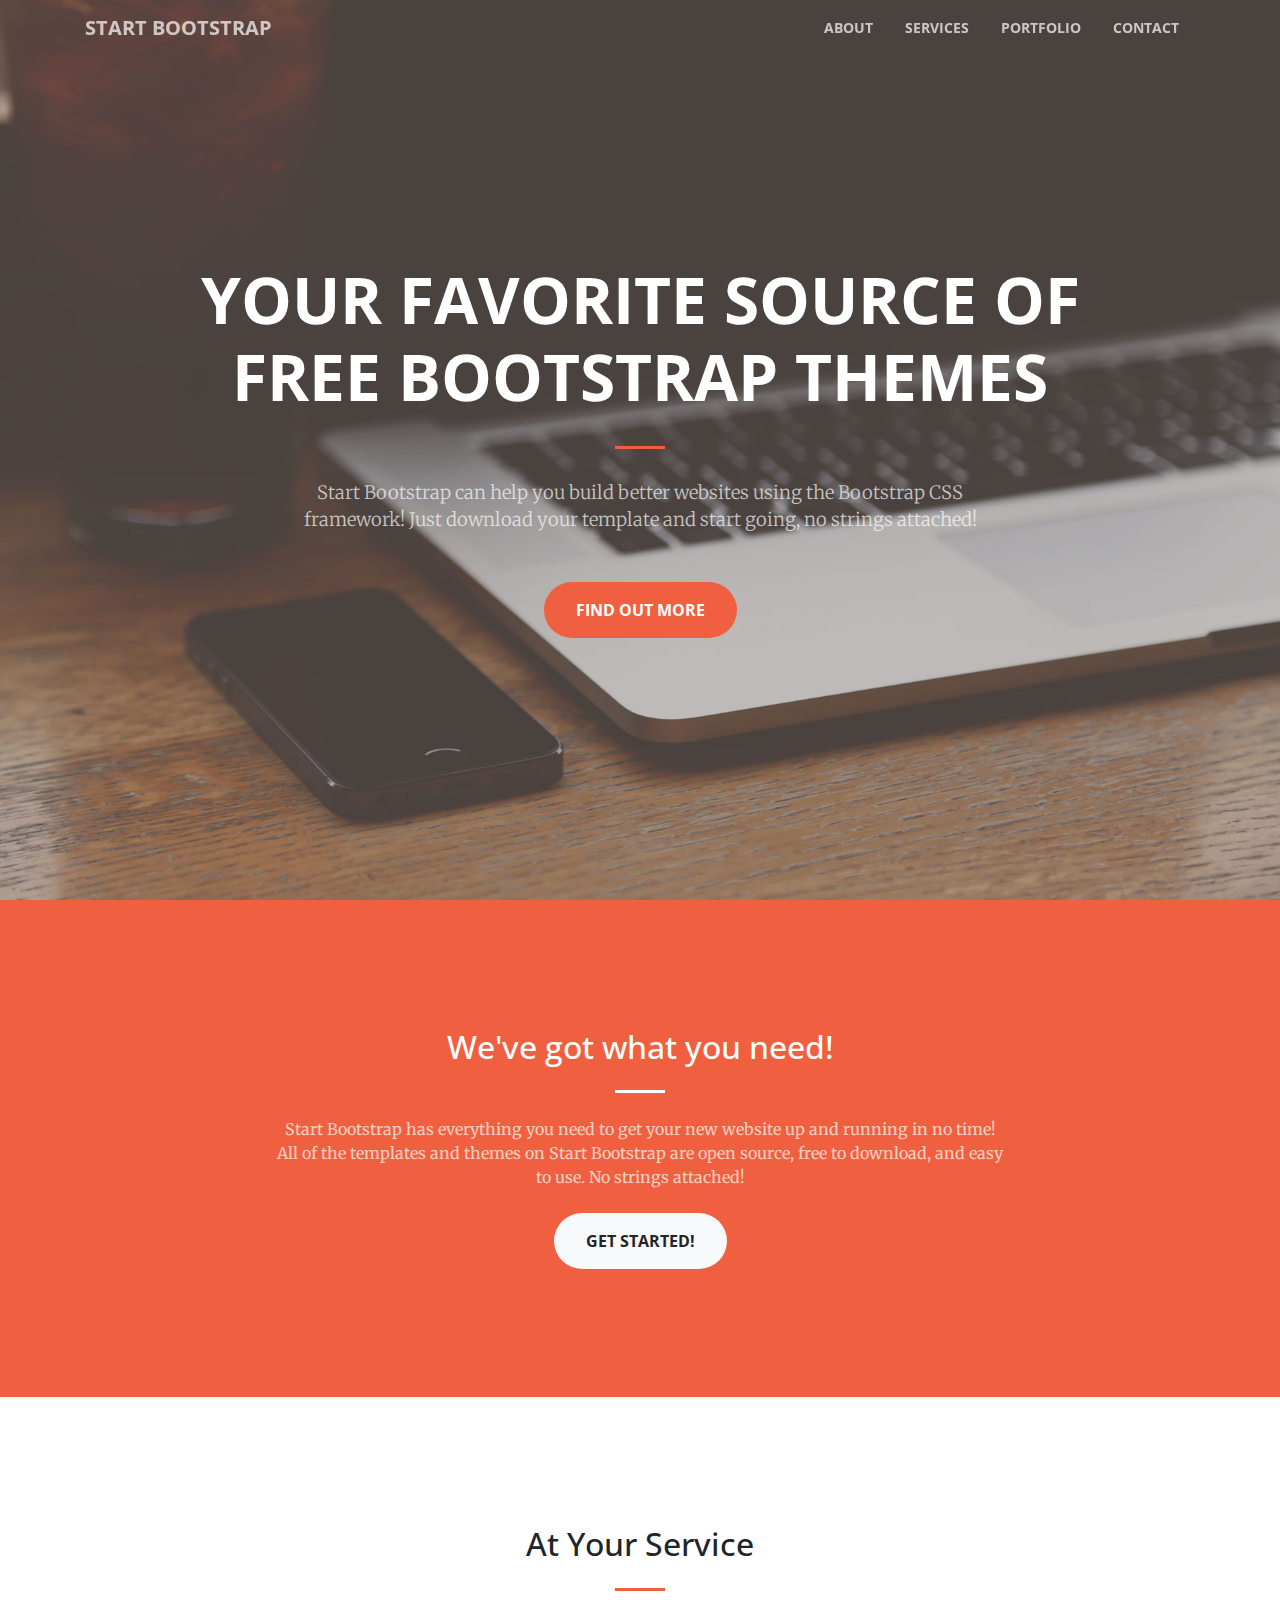
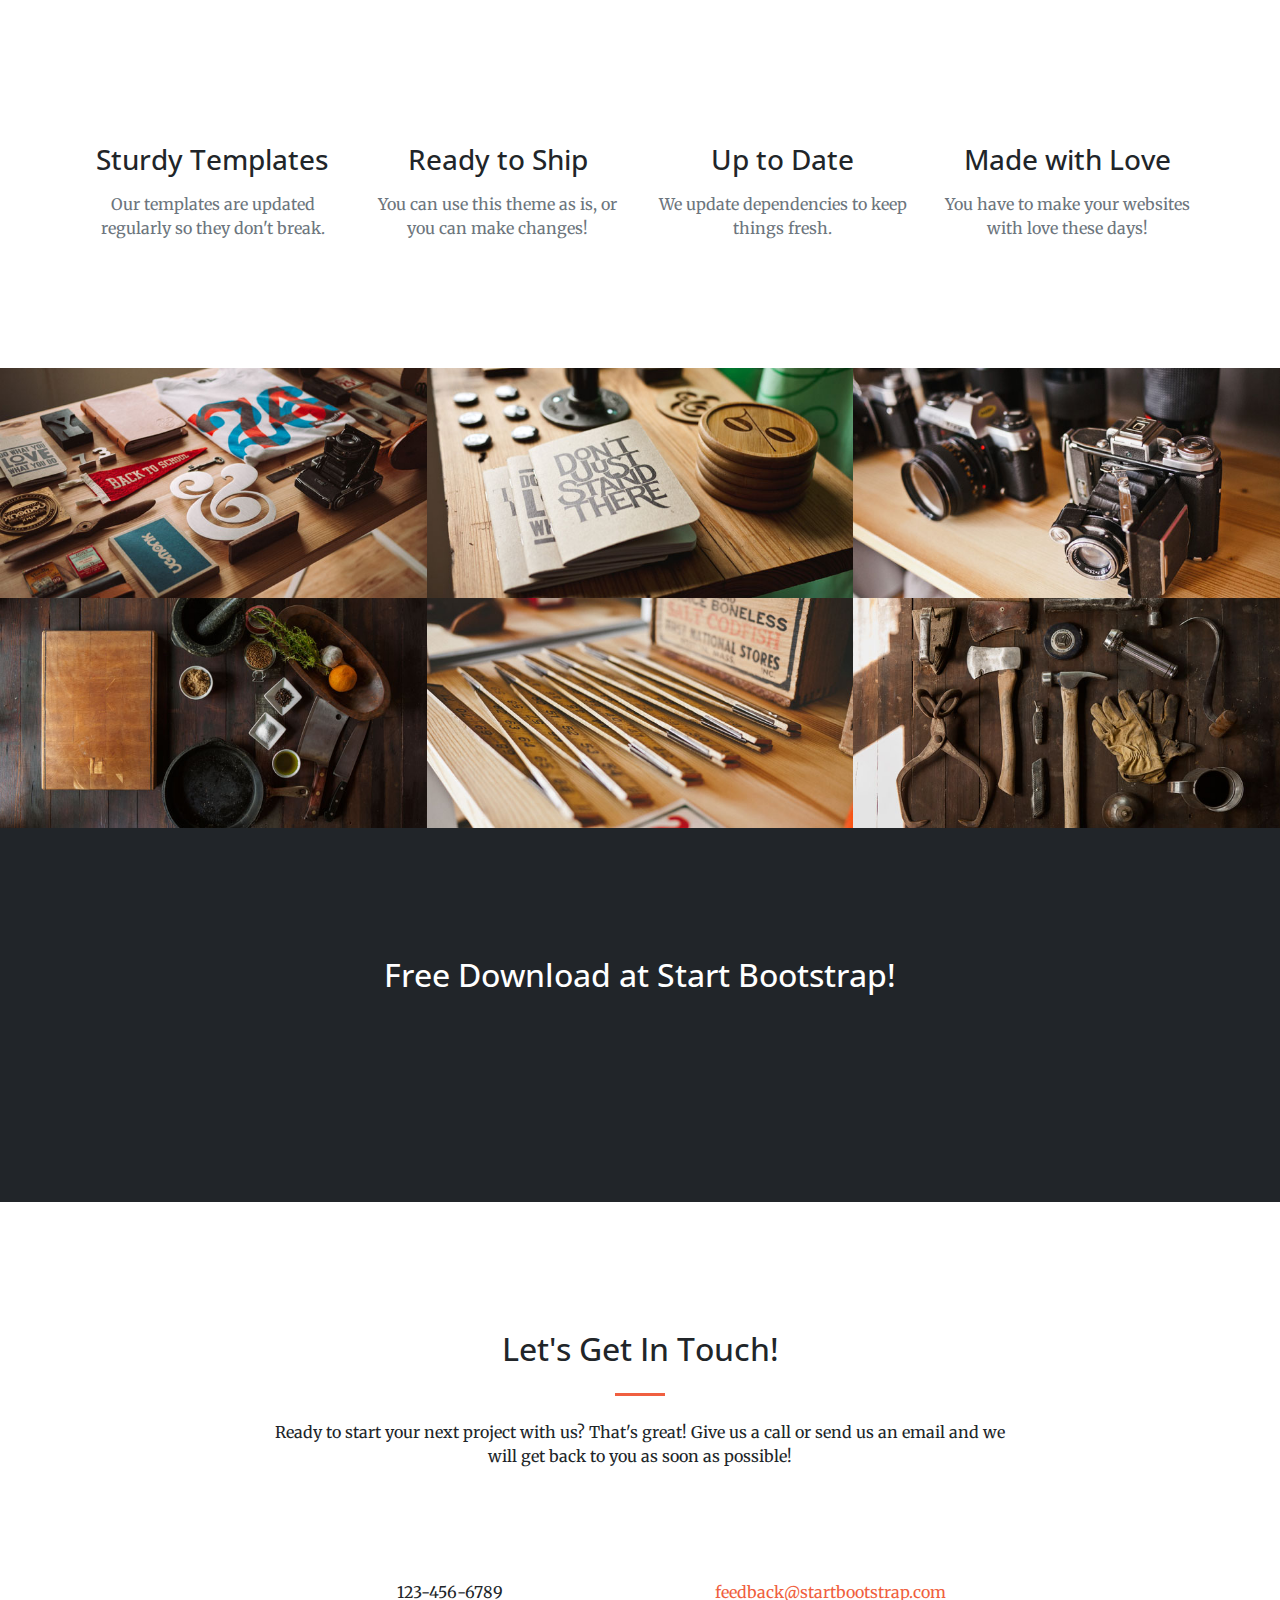
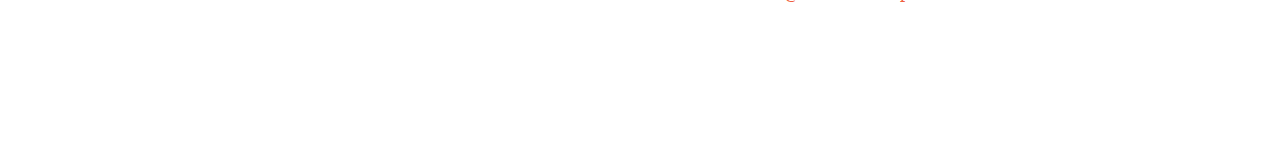
<file: startbootstrap-creative-gh-pages/index.html>
<!DOCTYPE html>
<html lang="en">

  <head>

    <meta charset="utf-8">
    <meta name="viewport" content="width=device-width, initial-scale=1, shrink-to-fit=no">
    <meta name="description" content="">
    <meta name="author" content="">

    <title>Creative - Start Bootstrap Theme</title>

    <!-- Bootstrap core CSS -->
    <link href="vendor/bootstrap/css/bootstrap.min.css" rel="stylesheet">

    <!-- Custom fonts for this template -->
    <link href="vendor/font-awesome/css/font-awesome.min.css" rel="stylesheet" type="text/css">
    <link href='https://fonts.googleapis.com/css?family=Open+Sans:300italic,400italic,600italic,700italic,800italic,400,300,600,700,800' rel='stylesheet' type='text/css'>
    <link href='https://fonts.googleapis.com/css?family=Merriweather:400,300,300italic,400italic,700,700italic,900,900italic' rel='stylesheet' type='text/css'>

    <!-- Plugin CSS -->
    <link href="vendor/magnific-popup/magnific-popup.css" rel="stylesheet">

    <!-- Custom styles for this template -->
    <link href="css/creative.min.css" rel="stylesheet">

  </head>

  <body id="page-top">

    <!-- Navigation -->
    <nav class="navbar navbar-expand-lg navbar-light fixed-top" id="mainNav">
      <div class="container">
        <a class="navbar-brand js-scroll-trigger" href="#page-top">Start Bootstrap</a>
        <button class="navbar-toggler navbar-toggler-right" type="button" data-toggle="collapse" data-target="#navbarResponsive" aria-controls="navbarResponsive" aria-expanded="false" aria-label="Toggle navigation">
          <span class="navbar-toggler-icon"></span>
        </button>
        <div class="collapse navbar-collapse" id="navbarResponsive">
          <ul class="navbar-nav ml-auto">
            <li class="nav-item">
              <a class="nav-link js-scroll-trigger" href="#about">About</a>
            </li>
            <li class="nav-item">
              <a class="nav-link js-scroll-trigger" href="#services">Services</a>
            </li>
            <li class="nav-item">
              <a class="nav-link js-scroll-trigger" href="#portfolio">Portfolio</a>
            </li>
            <li class="nav-item">
              <a class="nav-link js-scroll-trigger" href="#contact">Contact</a>
            </li>
          </ul>
        </div>
      </div>
    </nav>

    <header class="masthead text-center text-white d-flex">
      <div class="container my-auto">
        <div class="row">
          <div class="col-lg-10 mx-auto">
            <h1 class="text-uppercase">
              <strong>Your Favorite Source of Free Bootstrap Themes</strong>
            </h1>
            <hr>
          </div>
          <div class="col-lg-8 mx-auto">
            <p class="text-faded mb-5">Start Bootstrap can help you build better websites using the Bootstrap CSS framework! Just download your template and start going, no strings attached!</p>
            <a class="btn btn-primary btn-xl js-scroll-trigger" href="#about">Find Out More</a>
          </div>
        </div>
      </div>
    </header>

    <section class="bg-primary" id="about">
      <div class="container">
        <div class="row">
          <div class="col-lg-8 mx-auto text-center">
            <h2 class="section-heading text-white">We've got what you need!</h2>
            <hr class="light my-4">
            <p class="text-faded mb-4">Start Bootstrap has everything you need to get your new website up and running in no time! All of the templates and themes on Start Bootstrap are open source, free to download, and easy to use. No strings attached!</p>
            <a class="btn btn-light btn-xl js-scroll-trigger" href="#services">Get Started!</a>
          </div>
        </div>
      </div>
    </section>

    <section id="services">
      <div class="container">
        <div class="row">
          <div class="col-lg-12 text-center">
            <h2 class="section-heading">At Your Service</h2>
            <hr class="my-4">
          </div>
        </div>
      </div>
      <div class="container">
        <div class="row">
          <div class="col-lg-3 col-md-6 text-center">
            <div class="service-box mt-5 mx-auto">
              <i class="fa fa-4x fa-diamond text-primary mb-3 sr-icons"></i>
              <h3 class="mb-3">Sturdy Templates</h3>
              <p class="text-muted mb-0">Our templates are updated regularly so they don't break.</p>
            </div>
          </div>
          <div class="col-lg-3 col-md-6 text-center">
            <div class="service-box mt-5 mx-auto">
              <i class="fa fa-4x fa-paper-plane text-primary mb-3 sr-icons"></i>
              <h3 class="mb-3">Ready to Ship</h3>
              <p class="text-muted mb-0">You can use this theme as is, or you can make changes!</p>
            </div>
          </div>
          <div class="col-lg-3 col-md-6 text-center">
            <div class="service-box mt-5 mx-auto">
              <i class="fa fa-4x fa-newspaper-o text-primary mb-3 sr-icons"></i>
              <h3 class="mb-3">Up to Date</h3>
              <p class="text-muted mb-0">We update dependencies to keep things fresh.</p>
            </div>
          </div>
          <div class="col-lg-3 col-md-6 text-center">
            <div class="service-box mt-5 mx-auto">
              <i class="fa fa-4x fa-heart text-primary mb-3 sr-icons"></i>
              <h3 class="mb-3">Made with Love</h3>
              <p class="text-muted mb-0">You have to make your websites with love these days!</p>
            </div>
          </div>
        </div>
      </div>
    </section>

    <section class="p-0" id="portfolio">
      <div class="container-fluid p-0">
        <div class="row no-gutters popup-gallery">
          <div class="col-lg-4 col-sm-6">
            <a class="portfolio-box" href="img/portfolio/fullsize/1.jpg">
              <img class="img-fluid" src="img/portfolio/thumbnails/1.jpg" alt="">
              <div class="portfolio-box-caption">
                <div class="portfolio-box-caption-content">
                  <div class="project-category text-faded">
                    Category
                  </div>
                  <div class="project-name">
                    Project Name
                  </div>
                </div>
              </div>
            </a>
          </div>
          <div class="col-lg-4 col-sm-6">
            <a class="portfolio-box" href="img/portfolio/fullsize/2.jpg">
              <img class="img-fluid" src="img/portfolio/thumbnails/2.jpg" alt="">
              <div class="portfolio-box-caption">
                <div class="portfolio-box-caption-content">
                  <div class="project-category text-faded">
                    Category
                  </div>
                  <div class="project-name">
                    Project Name
                  </div>
                </div>
              </div>
            </a>
          </div>
          <div class="col-lg-4 col-sm-6">
            <a class="portfolio-box" href="img/portfolio/fullsize/3.jpg">
              <img class="img-fluid" src="img/portfolio/thumbnails/3.jpg" alt="">
              <div class="portfolio-box-caption">
                <div class="portfolio-box-caption-content">
                  <div class="project-category text-faded">
                    Category
                  </div>
                  <div class="project-name">
                    Project Name
                  </div>
                </div>
              </div>
            </a>
          </div>
          <div class="col-lg-4 col-sm-6">
            <a class="portfolio-box" href="img/portfolio/fullsize/4.jpg">
              <img class="img-fluid" src="img/portfolio/thumbnails/4.jpg" alt="">
              <div class="portfolio-box-caption">
                <div class="portfolio-box-caption-content">
                  <div class="project-category text-faded">
                    Category
                  </div>
                  <div class="project-name">
                    Project Name
                  </div>
                </div>
              </div>
            </a>
          </div>
          <div class="col-lg-4 col-sm-6">
            <a class="portfolio-box" href="img/portfolio/fullsize/5.jpg">
              <img class="img-fluid" src="img/portfolio/thumbnails/5.jpg" alt="">
              <div class="portfolio-box-caption">
                <div class="portfolio-box-caption-content">
                  <div class="project-category text-faded">
                    Category
                  </div>
                  <div class="project-name">
                    Project Name
                  </div>
                </div>
              </div>
            </a>
          </div>
          <div class="col-lg-4 col-sm-6">
            <a class="portfolio-box" href="img/portfolio/fullsize/6.jpg">
              <img class="img-fluid" src="img/portfolio/thumbnails/6.jpg" alt="">
              <div class="portfolio-box-caption">
                <div class="portfolio-box-caption-content">
                  <div class="project-category text-faded">
                    Category
                  </div>
                  <div class="project-name">
                    Project Name
                  </div>
                </div>
              </div>
            </a>
          </div>
        </div>
      </div>
    </section>

    <section class="bg-dark text-white">
      <div class="container text-center">
        <h2 class="mb-4">Free Download at Start Bootstrap!</h2>
        <a class="btn btn-light btn-xl sr-button" href="http://startbootstrap.com/template-overviews/creative/">Download Now!</a>
      </div>
    </section>

    <section id="contact">
      <div class="container">
        <div class="row">
          <div class="col-lg-8 mx-auto text-center">
            <h2 class="section-heading">Let's Get In Touch!</h2>
            <hr class="my-4">
            <p class="mb-5">Ready to start your next project with us? That's great! Give us a call or send us an email and we will get back to you as soon as possible!</p>
          </div>
        </div>
        <div class="row">
          <div class="col-lg-4 ml-auto text-center">
            <i class="fa fa-phone fa-3x mb-3 sr-contact"></i>
            <p>123-456-6789</p>
          </div>
          <div class="col-lg-4 mr-auto text-center">
            <i class="fa fa-envelope-o fa-3x mb-3 sr-contact"></i>
            <p>
              <a href="mailto:your-email@your-domain.com">feedback@startbootstrap.com</a>
            </p>
          </div>
        </div>
      </div>
    </section>

    <!-- Bootstrap core JavaScript -->
    <script src="vendor/jquery/jquery.min.js"></script>
    <script src="vendor/bootstrap/js/bootstrap.bundle.min.js"></script>

    <!-- Plugin JavaScript -->
    <script src="vendor/jquery-easing/jquery.easing.min.js"></script>
    <script src="vendor/scrollreveal/scrollreveal.min.js"></script>
    <script src="vendor/magnific-popup/jquery.magnific-popup.min.js"></script>

    <!-- Custom scripts for this template -->
    <script src="js/creative.min.js"></script>

  </body>

</html>
</file>
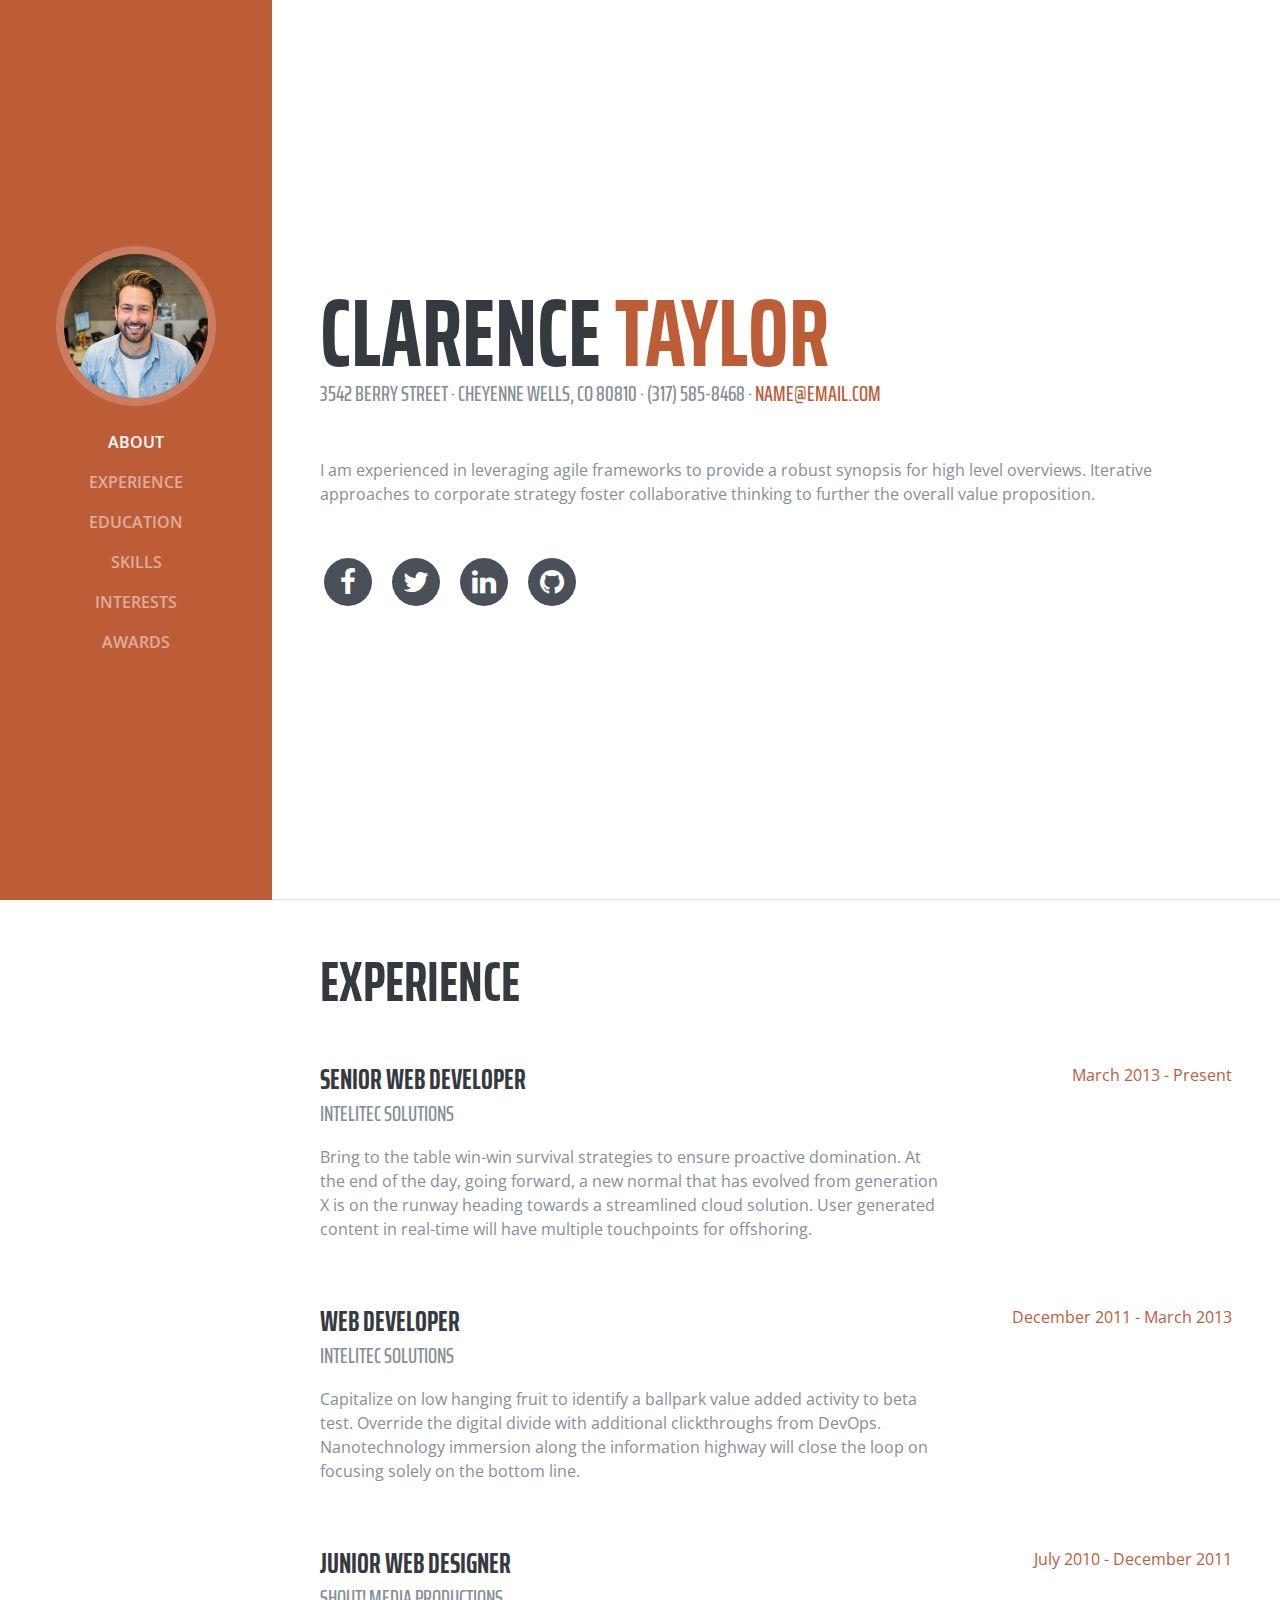
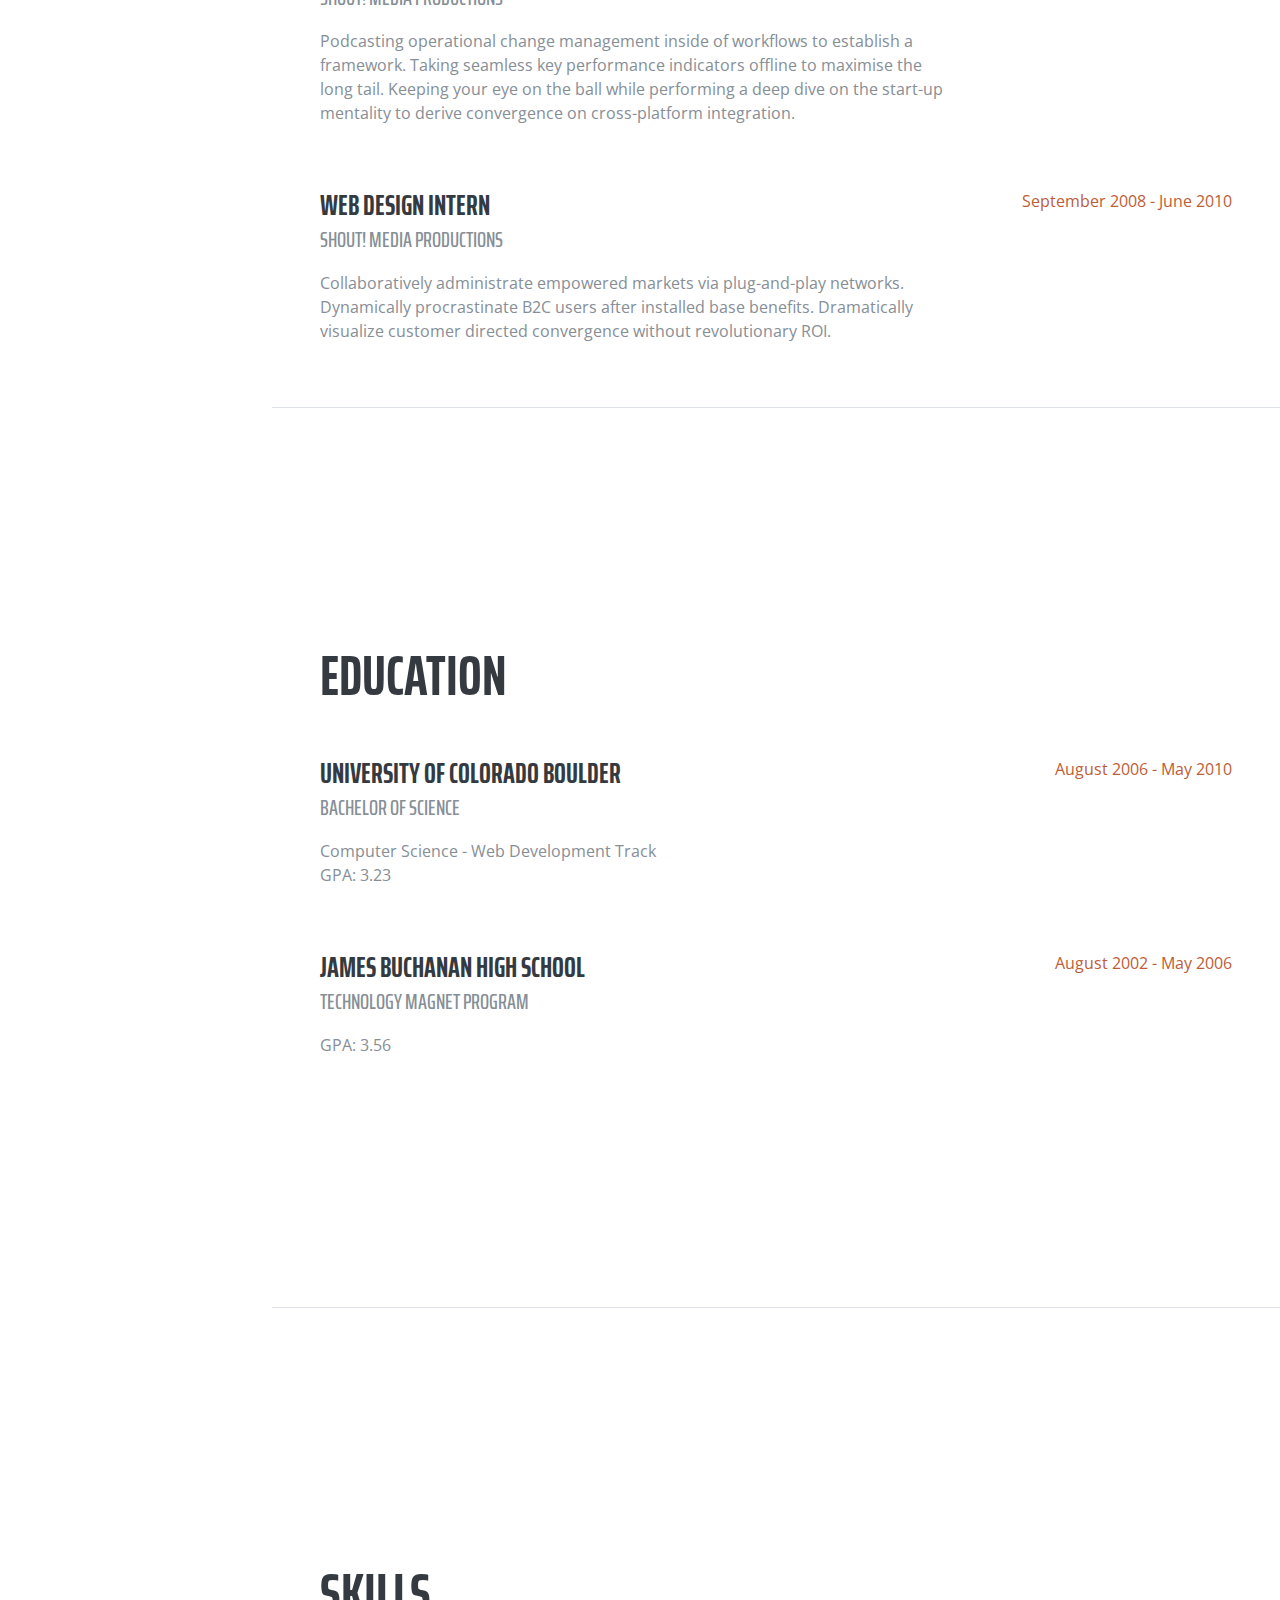
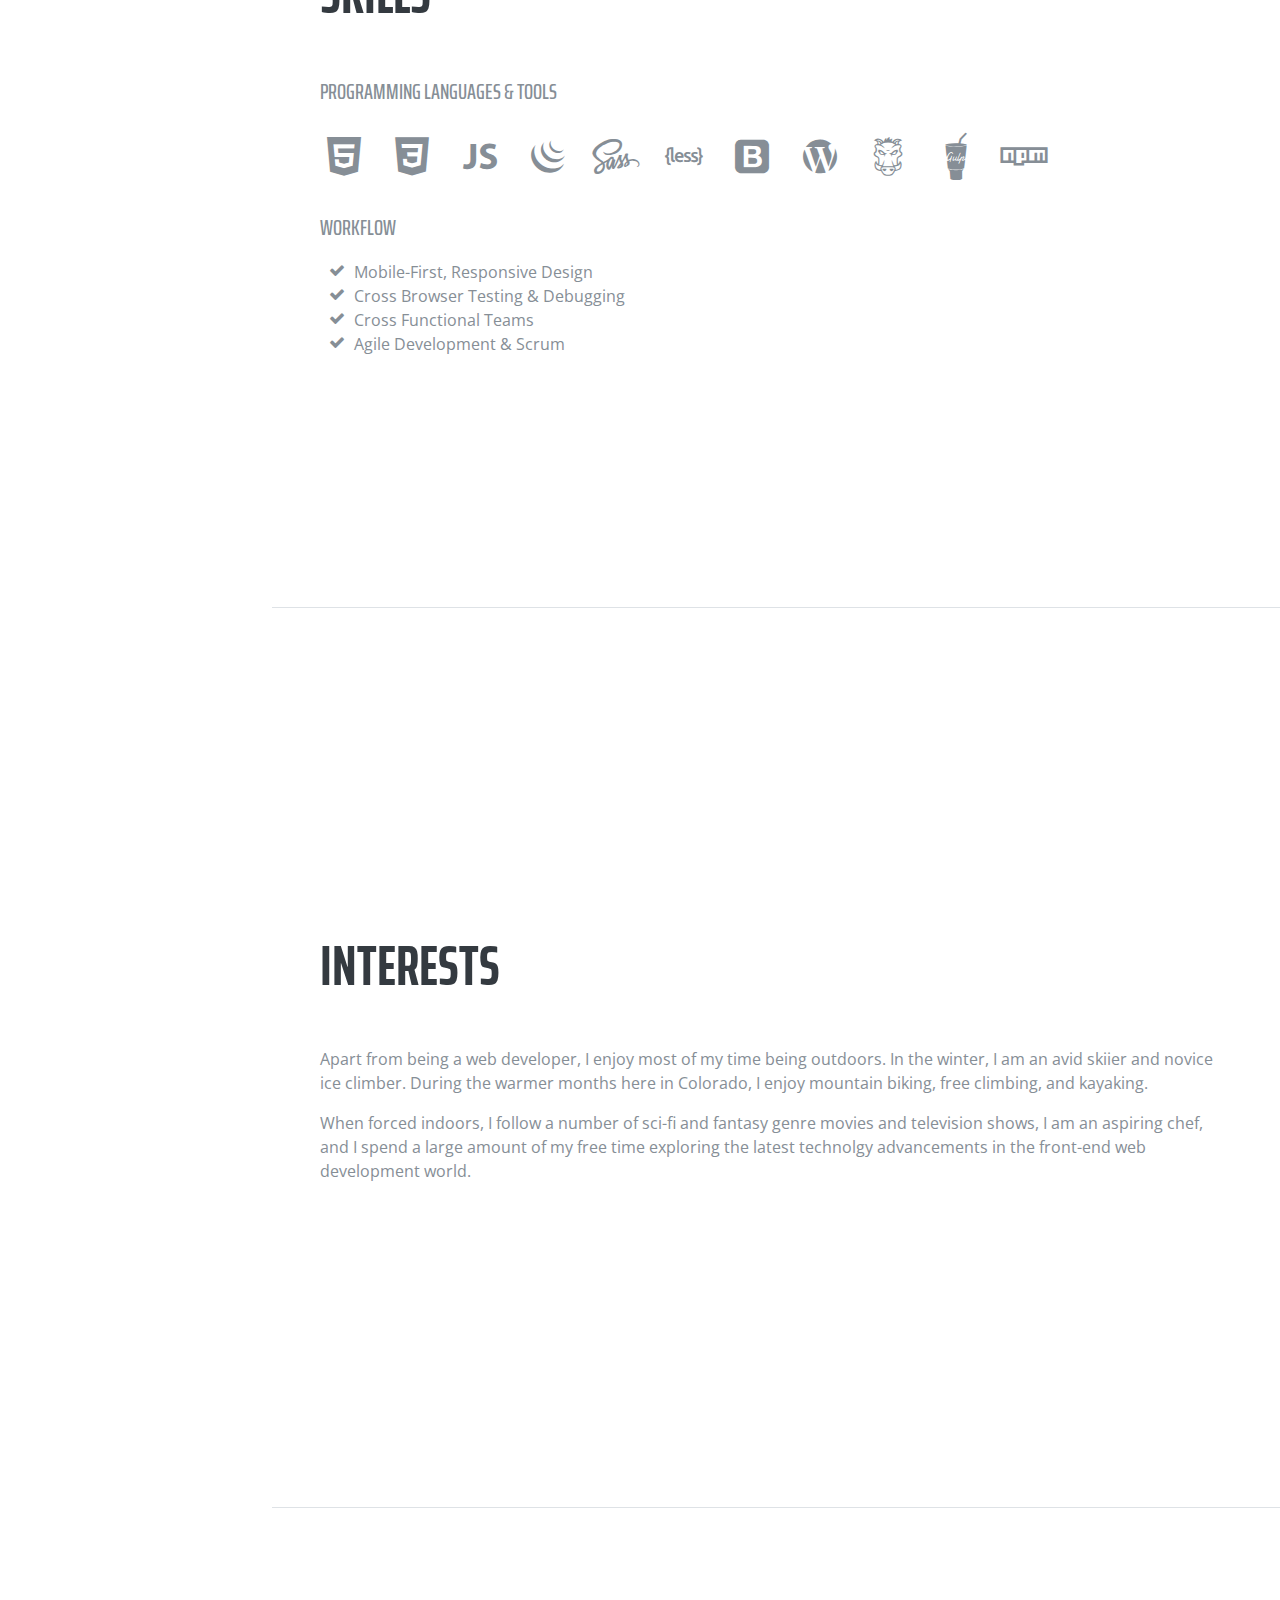
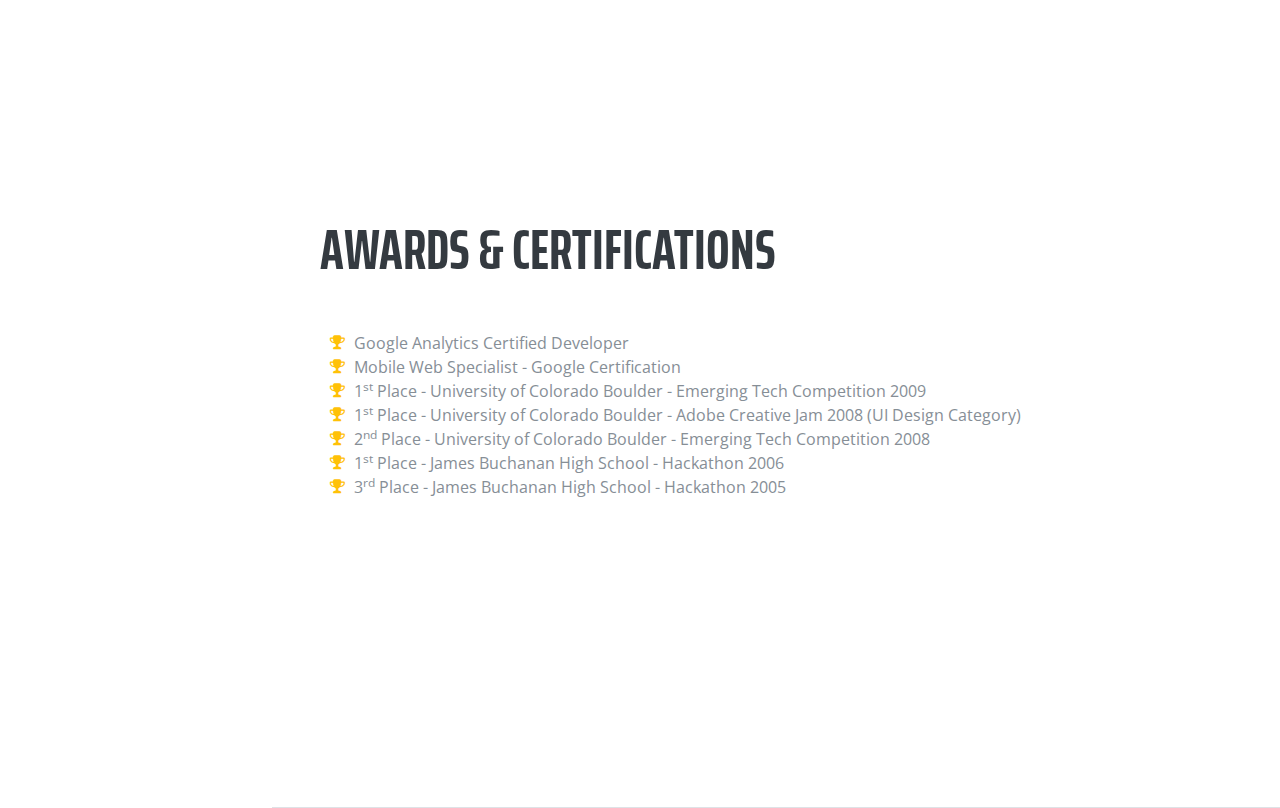
<file: startbootstrap-resume-gh-pages/index.html>
<!DOCTYPE html>
<html lang="en">

  <head>

    <meta charset="utf-8">
    <meta name="viewport" content="width=device-width, initial-scale=1, shrink-to-fit=no">
    <meta name="description" content="">
    <meta name="author" content="">

    <title>Resume - Start Bootstrap Theme</title>

    <!-- Bootstrap core CSS -->
    <link href="vendor/bootstrap/css/bootstrap.min.css" rel="stylesheet">

    <!-- Custom fonts for this template -->
    <link href="https://fonts.googleapis.com/css?family=Saira+Extra+Condensed:100,200,300,400,500,600,700,800,900" rel="stylesheet">
    <link href="https://fonts.googleapis.com/css?family=Open+Sans:300,300i,400,400i,600,600i,700,700i,800,800i" rel="stylesheet">
    <link href="vendor/font-awesome/css/font-awesome.min.css" rel="stylesheet">
    <link href="vendor/devicons/css/devicons.min.css" rel="stylesheet">
    <link href="vendor/simple-line-icons/css/simple-line-icons.css" rel="stylesheet">

    <!-- Custom styles for this template -->
    <link href="css/resume.min.css" rel="stylesheet">

  </head>

  <body id="page-top">

    <nav class="navbar navbar-expand-lg navbar-dark bg-primary fixed-top" id="sideNav">
      <a class="navbar-brand js-scroll-trigger" href="#page-top">
        <span class="d-block d-lg-none">Start Bootstrap</span>
        <span class="d-none d-lg-block">
          <img class="img-fluid img-profile rounded-circle mx-auto mb-2" src="img/profile.jpg" alt="">
        </span>
      </a>
      <button class="navbar-toggler" type="button" data-toggle="collapse" data-target="#navbarSupportedContent" aria-controls="navbarSupportedContent" aria-expanded="false" aria-label="Toggle navigation">
        <span class="navbar-toggler-icon"></span>
      </button>
      <div class="collapse navbar-collapse" id="navbarSupportedContent">
        <ul class="navbar-nav">
          <li class="nav-item">
            <a class="nav-link js-scroll-trigger" href="#about">About</a>
          </li>
          <li class="nav-item">
            <a class="nav-link js-scroll-trigger" href="#experience">Experience</a>
          </li>
          <li class="nav-item">
            <a class="nav-link js-scroll-trigger" href="#education">Education</a>
          </li>
          <li class="nav-item">
            <a class="nav-link js-scroll-trigger" href="#skills">Skills</a>
          </li>
          <li class="nav-item">
            <a class="nav-link js-scroll-trigger" href="#interests">Interests</a>
          </li>
          <li class="nav-item">
            <a class="nav-link js-scroll-trigger" href="#awards">Awards</a>
          </li>
        </ul>
      </div>
    </nav>

    <div class="container-fluid p-0">

      <section class="resume-section p-3 p-lg-5 d-flex d-column" id="about">
        <div class="my-auto">
          <h1 class="mb-0">Clarence
            <span class="text-primary">Taylor</span>
          </h1>
          <div class="subheading mb-5">3542 Berry Street · Cheyenne Wells, CO 80810 · (317) 585-8468 ·
            <a href="mailto:name@email.com">name@email.com</a>
          </div>
          <p class="mb-5">I am experienced in leveraging agile frameworks to provide a robust synopsis for high level overviews. Iterative approaches to corporate strategy foster collaborative thinking to further the overall value proposition.</p>
          <ul class="list-inline list-social-icons mb-0">
            <li class="list-inline-item">
              <a href="#">
                <span class="fa-stack fa-lg">
                  <i class="fa fa-circle fa-stack-2x"></i>
                  <i class="fa fa-facebook fa-stack-1x fa-inverse"></i>
                </span>
              </a>
            </li>
            <li class="list-inline-item">
              <a href="#">
                <span class="fa-stack fa-lg">
                  <i class="fa fa-circle fa-stack-2x"></i>
                  <i class="fa fa-twitter fa-stack-1x fa-inverse"></i>
                </span>
              </a>
            </li>
            <li class="list-inline-item">
              <a href="#">
                <span class="fa-stack fa-lg">
                  <i class="fa fa-circle fa-stack-2x"></i>
                  <i class="fa fa-linkedin fa-stack-1x fa-inverse"></i>
                </span>
              </a>
            </li>
            <li class="list-inline-item">
              <a href="#">
                <span class="fa-stack fa-lg">
                  <i class="fa fa-circle fa-stack-2x"></i>
                  <i class="fa fa-github fa-stack-1x fa-inverse"></i>
                </span>
              </a>
            </li>
          </ul>
        </div>
      </section>

      <section class="resume-section p-3 p-lg-5 d-flex flex-column" id="experience">
        <div class="my-auto">
          <h2 class="mb-5">Experience</h2>

          <div class="resume-item d-flex flex-column flex-md-row mb-5">
            <div class="resume-content mr-auto">
              <h3 class="mb-0">Senior Web Developer</h3>
              <div class="subheading mb-3">Intelitec Solutions</div>
              <p>Bring to the table win-win survival strategies to ensure proactive domination. At the end of the day, going forward, a new normal that has evolved from generation X is on the runway heading towards a streamlined cloud solution. User generated content in real-time will have multiple touchpoints for offshoring.</p>
            </div>
            <div class="resume-date text-md-right">
              <span class="text-primary">March 2013 - Present</span>
            </div>
          </div>

          <div class="resume-item d-flex flex-column flex-md-row mb-5">
            <div class="resume-content mr-auto">
              <h3 class="mb-0">Web Developer</h3>
              <div class="subheading mb-3">Intelitec Solutions</div>
              <p>Capitalize on low hanging fruit to identify a ballpark value added activity to beta test. Override the digital divide with additional clickthroughs from DevOps. Nanotechnology immersion along the information highway will close the loop on focusing solely on the bottom line.</p>
            </div>
            <div class="resume-date text-md-right">
              <span class="text-primary">December 2011 - March 2013</span>
            </div>
          </div>

          <div class="resume-item d-flex flex-column flex-md-row mb-5">
            <div class="resume-content mr-auto">
              <h3 class="mb-0">Junior Web Designer</h3>
              <div class="subheading mb-3">Shout! Media Productions</div>
              <p>Podcasting operational change management inside of workflows to establish a framework. Taking seamless key performance indicators offline to maximise the long tail. Keeping your eye on the ball while performing a deep dive on the start-up mentality to derive convergence on cross-platform integration.</p>
            </div>
            <div class="resume-date text-md-right">
              <span class="text-primary">July 2010 - December 2011</span>
            </div>
          </div>

          <div class="resume-item d-flex flex-column flex-md-row">
            <div class="resume-content mr-auto">
              <h3 class="mb-0">Web Design Intern</h3>
              <div class="subheading mb-3">Shout! Media Productions</div>
              <p>Collaboratively administrate empowered markets via plug-and-play networks. Dynamically procrastinate B2C users after installed base benefits. Dramatically visualize customer directed convergence without revolutionary ROI.</p>
            </div>
            <div class="resume-date text-md-right">
              <span class="text-primary">September 2008 - June 2010</span>
            </div>
          </div>

        </div>

      </section>

      <section class="resume-section p-3 p-lg-5 d-flex flex-column" id="education">
        <div class="my-auto">
          <h2 class="mb-5">Education</h2>

          <div class="resume-item d-flex flex-column flex-md-row mb-5">
            <div class="resume-content mr-auto">
              <h3 class="mb-0">University of Colorado Boulder</h3>
              <div class="subheading mb-3">Bachelor of Science</div>
              <div>Computer Science - Web Development Track</div>
              <p>GPA: 3.23</p>
            </div>
            <div class="resume-date text-md-right">
              <span class="text-primary">August 2006 - May 2010</span>
            </div>
          </div>

          <div class="resume-item d-flex flex-column flex-md-row">
            <div class="resume-content mr-auto">
              <h3 class="mb-0">James Buchanan High School</h3>
              <div class="subheading mb-3">Technology Magnet Program</div>
              <p>GPA: 3.56</p>
            </div>
            <div class="resume-date text-md-right">
              <span class="text-primary">August 2002 - May 2006</span>
            </div>
          </div>

        </div>
      </section>

      <section class="resume-section p-3 p-lg-5 d-flex flex-column" id="skills">
        <div class="my-auto">
          <h2 class="mb-5">Skills</h2>

          <div class="subheading mb-3">Programming Languages &amp; Tools</div>
          <ul class="list-inline list-icons">
            <li class="list-inline-item">
              <i class="devicons devicons-html5"></i>
            </li>
            <li class="list-inline-item">
              <i class="devicons devicons-css3"></i>
            </li>
            <li class="list-inline-item">
              <i class="devicons devicons-javascript"></i>
            </li>
            <li class="list-inline-item">
              <i class="devicons devicons-jquery"></i>
            </li>
            <li class="list-inline-item">
              <i class="devicons devicons-sass"></i>
            </li>
            <li class="list-inline-item">
              <i class="devicons devicons-less"></i>
            </li>
            <li class="list-inline-item">
              <i class="devicons devicons-bootstrap"></i>
            </li>
            <li class="list-inline-item">
              <i class="devicons devicons-wordpress"></i>
            </li>
            <li class="list-inline-item">
              <i class="devicons devicons-grunt"></i>
            </li>
            <li class="list-inline-item">
              <i class="devicons devicons-gulp"></i>
            </li>
            <li class="list-inline-item">
              <i class="devicons devicons-npm"></i>
            </li>
          </ul>

          <div class="subheading mb-3">Workflow</div>
          <ul class="fa-ul mb-0">
            <li>
              <i class="fa-li fa fa-check"></i>
              Mobile-First, Responsive Design</li>
            <li>
              <i class="fa-li fa fa-check"></i>
              Cross Browser Testing &amp; Debugging</li>
            <li>
              <i class="fa-li fa fa-check"></i>
              Cross Functional Teams</li>
            <li>
              <i class="fa-li fa fa-check"></i>
              Agile Development &amp; Scrum</li>
          </ul>
        </div>
      </section>

      <section class="resume-section p-3 p-lg-5 d-flex flex-column" id="interests">
        <div class="my-auto">
          <h2 class="mb-5">Interests</h2>
          <p>Apart from being a web developer, I enjoy most of my time being outdoors. In the winter, I am an avid skiier and novice ice climber. During the warmer months here in Colorado, I enjoy mountain biking, free climbing, and kayaking.</p>
          <p class="mb-0">When forced indoors, I follow a number of sci-fi and fantasy genre movies and television shows, I am an aspiring chef, and I spend a large amount of my free time exploring the latest technolgy advancements in the front-end web development world.</p>
        </div>
      </section>

      <section class="resume-section p-3 p-lg-5 d-flex flex-column" id="awards">
        <div class="my-auto">
          <h2 class="mb-5">Awards &amp; Certifications</h2>
          <ul class="fa-ul mb-0">
            <li>
              <i class="fa-li fa fa-trophy text-warning"></i>
              Google Analytics Certified Developer</li>
            <li>
              <i class="fa-li fa fa-trophy text-warning"></i>
              Mobile Web Specialist - Google Certification</li>
            <li>
              <i class="fa-li fa fa-trophy text-warning"></i>
              1<sup>st</sup>
              Place - University of Colorado Boulder - Emerging Tech Competition 2009</li>
            <li>
              <i class="fa-li fa fa-trophy text-warning"></i>
              1<sup>st</sup>
              Place - University of Colorado Boulder - Adobe Creative Jam 2008 (UI Design Category)</li>
            <li>
              <i class="fa-li fa fa-trophy text-warning"></i>
              2<sup>nd</sup>
              Place - University of Colorado Boulder - Emerging Tech Competition 2008</li>
            <li>
            <li>
              <i class="fa-li fa fa-trophy text-warning"></i>
              1<sup>st</sup>
              Place - James Buchanan High School - Hackathon 2006</li>
            <li>
              <i class="fa-li fa fa-trophy text-warning"></i>
              3<sup>rd</sup>
              Place - James Buchanan High School - Hackathon 2005</li>
          </ul>
        </div>
      </section>

    </div>

    <!-- Bootstrap core JavaScript -->
    <script src="vendor/jquery/jquery.min.js"></script>
    <script src="vendor/bootstrap/js/bootstrap.bundle.min.js"></script>

    <!-- Plugin JavaScript -->
    <script src="vendor/jquery-easing/jquery.easing.min.js"></script>

    <!-- Custom scripts for this template -->
    <script src="js/resume.min.js"></script>

  </body>

</html>
</file>
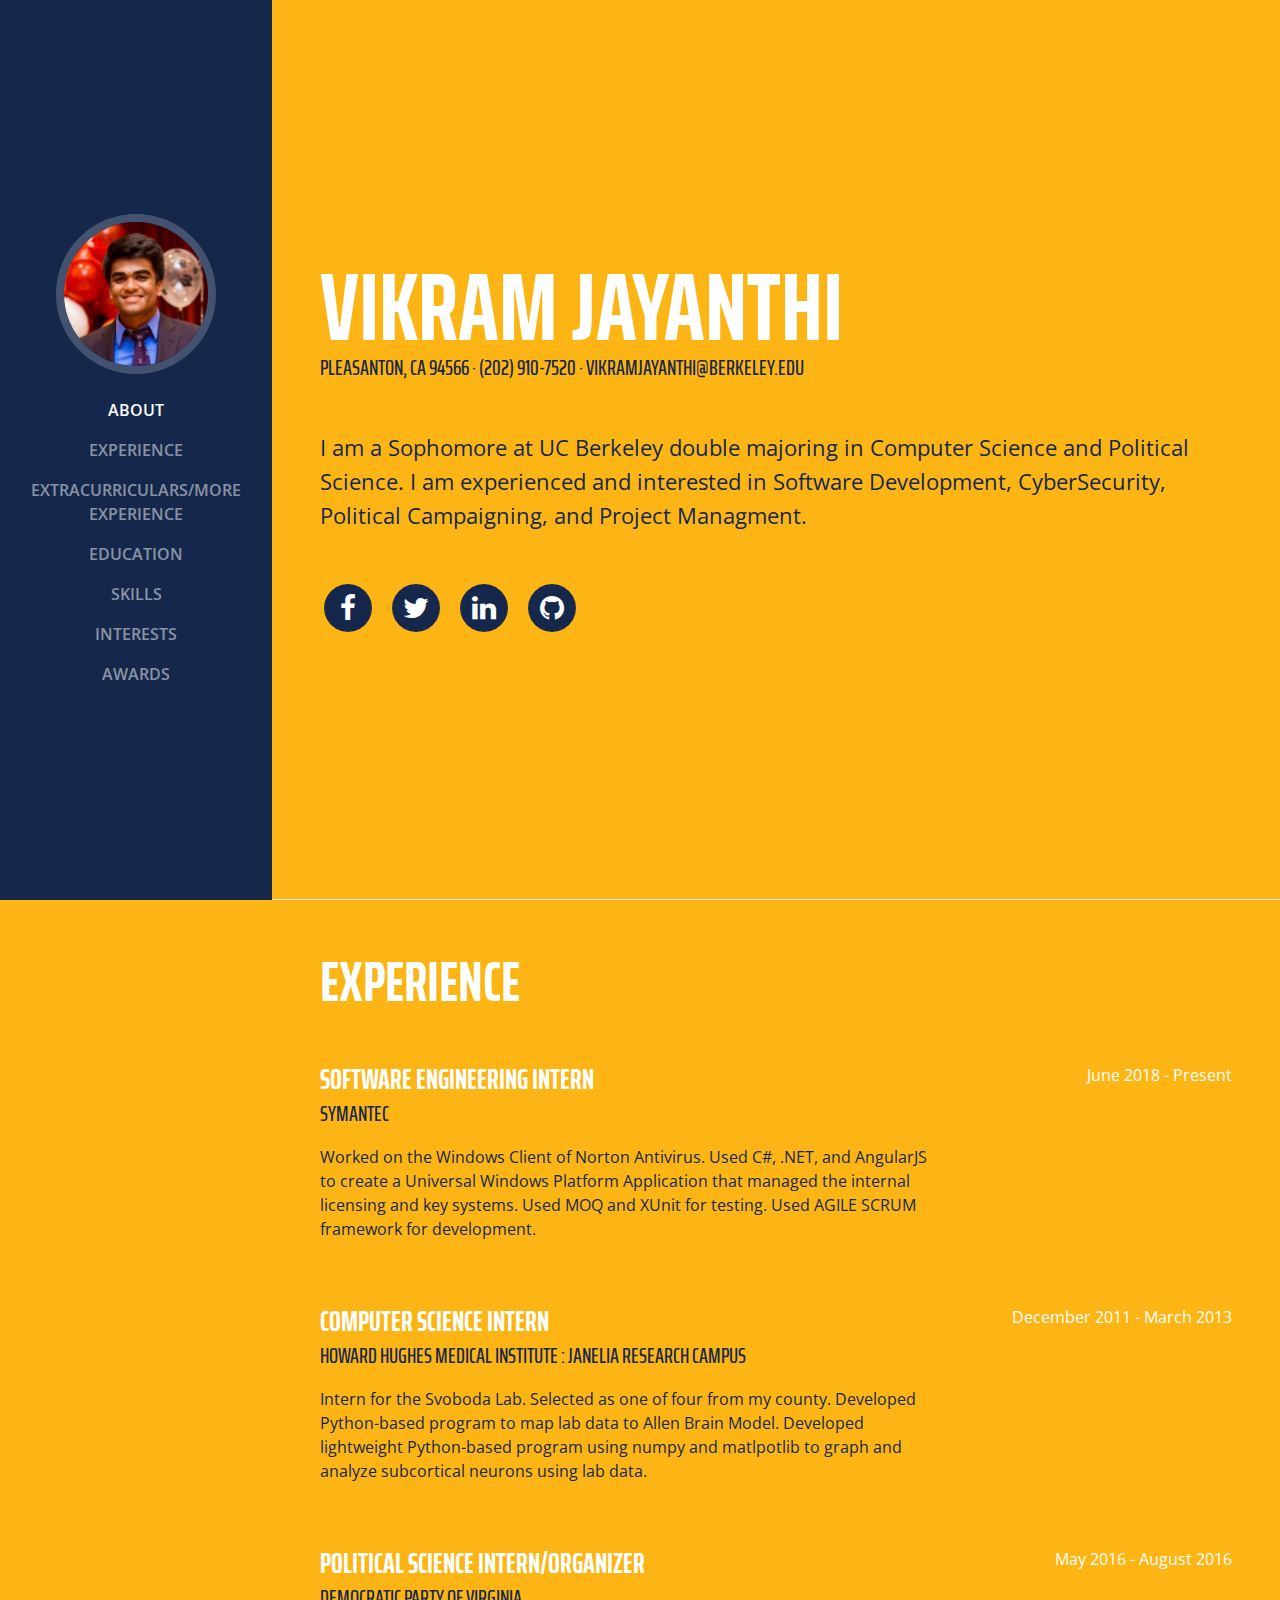
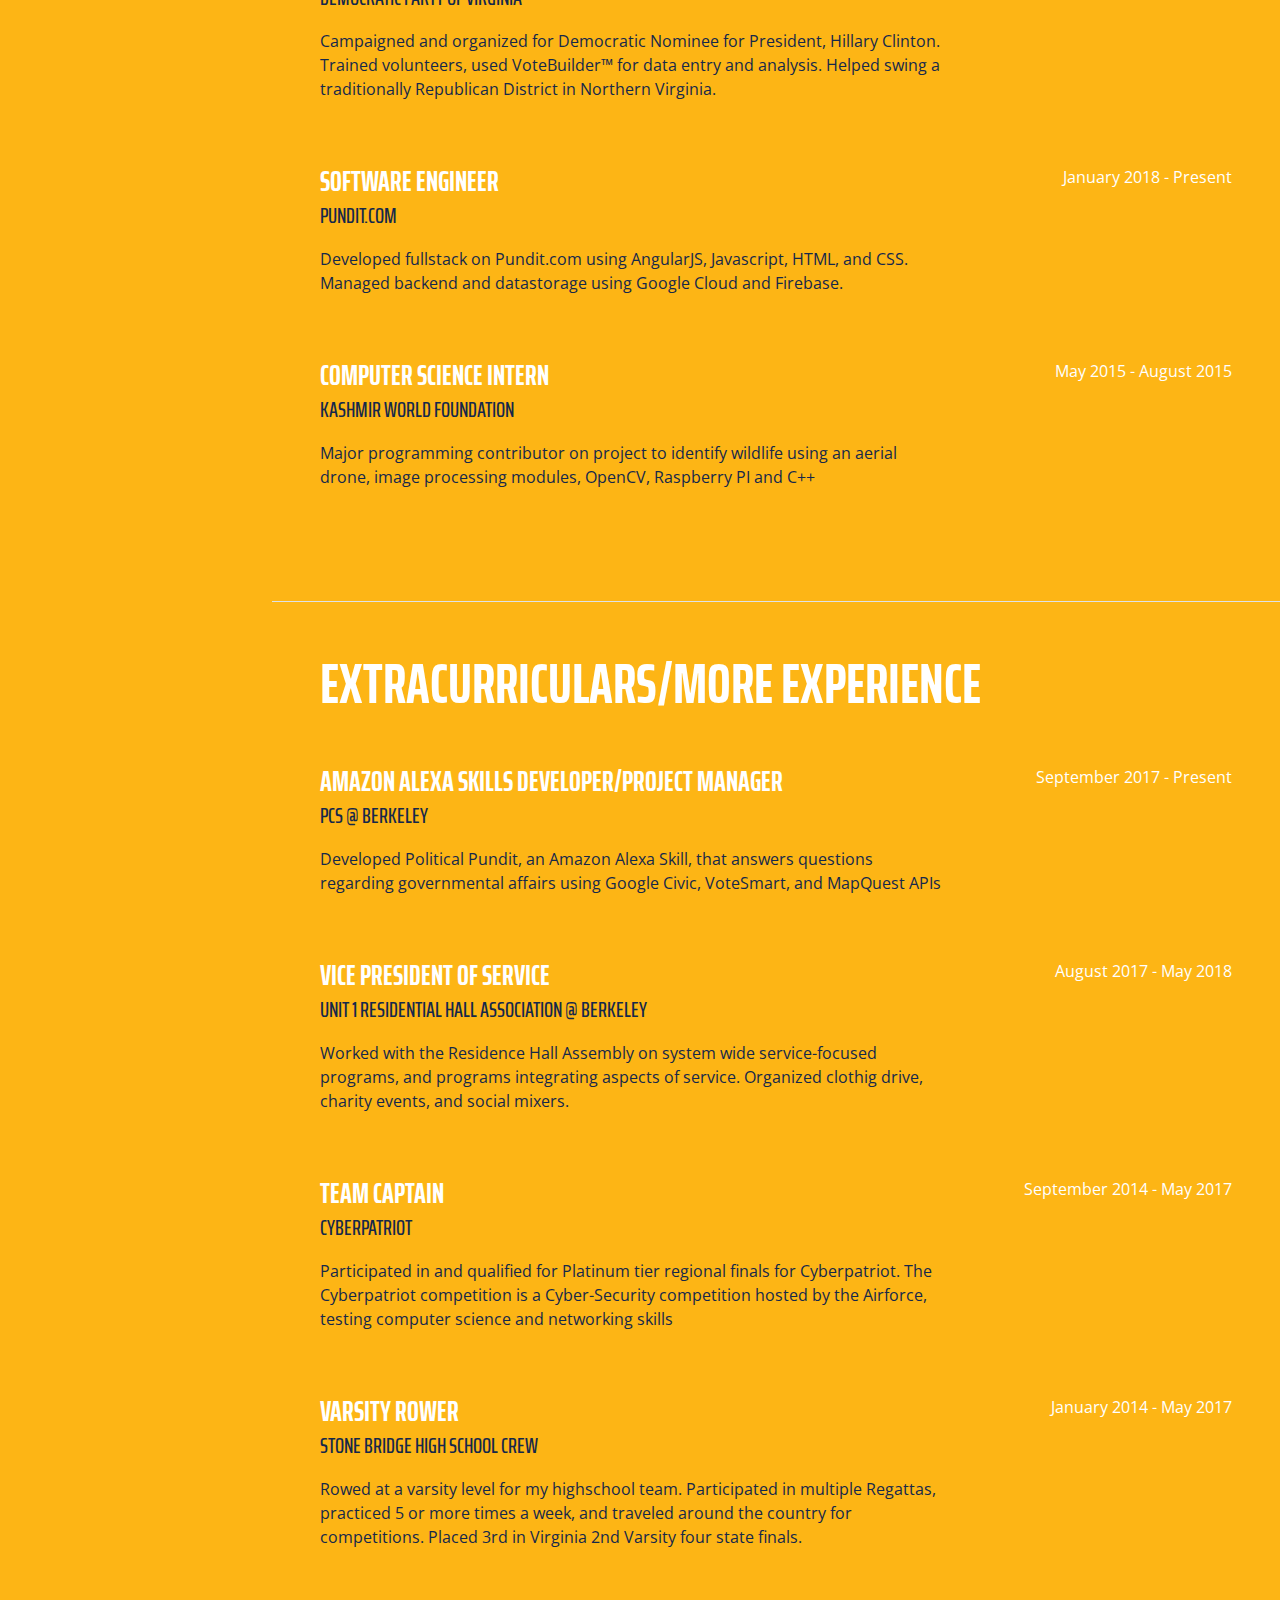
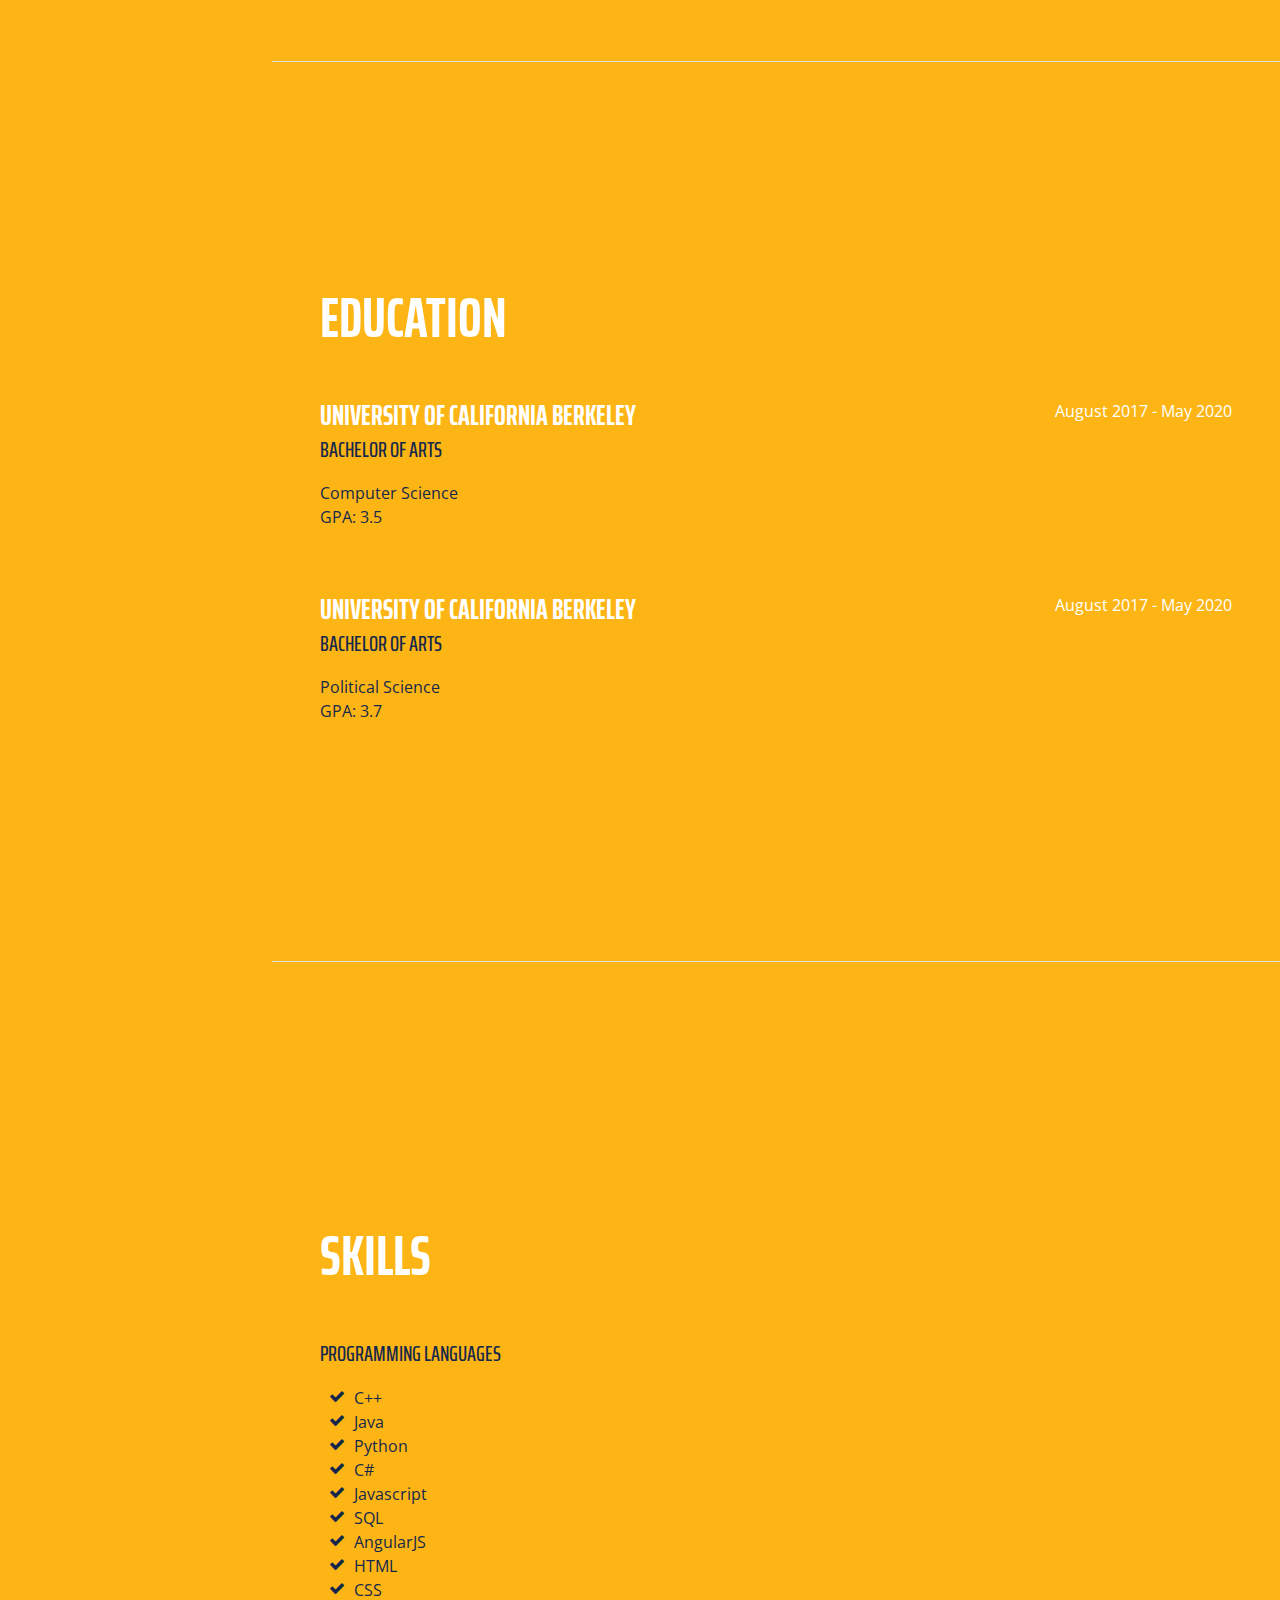
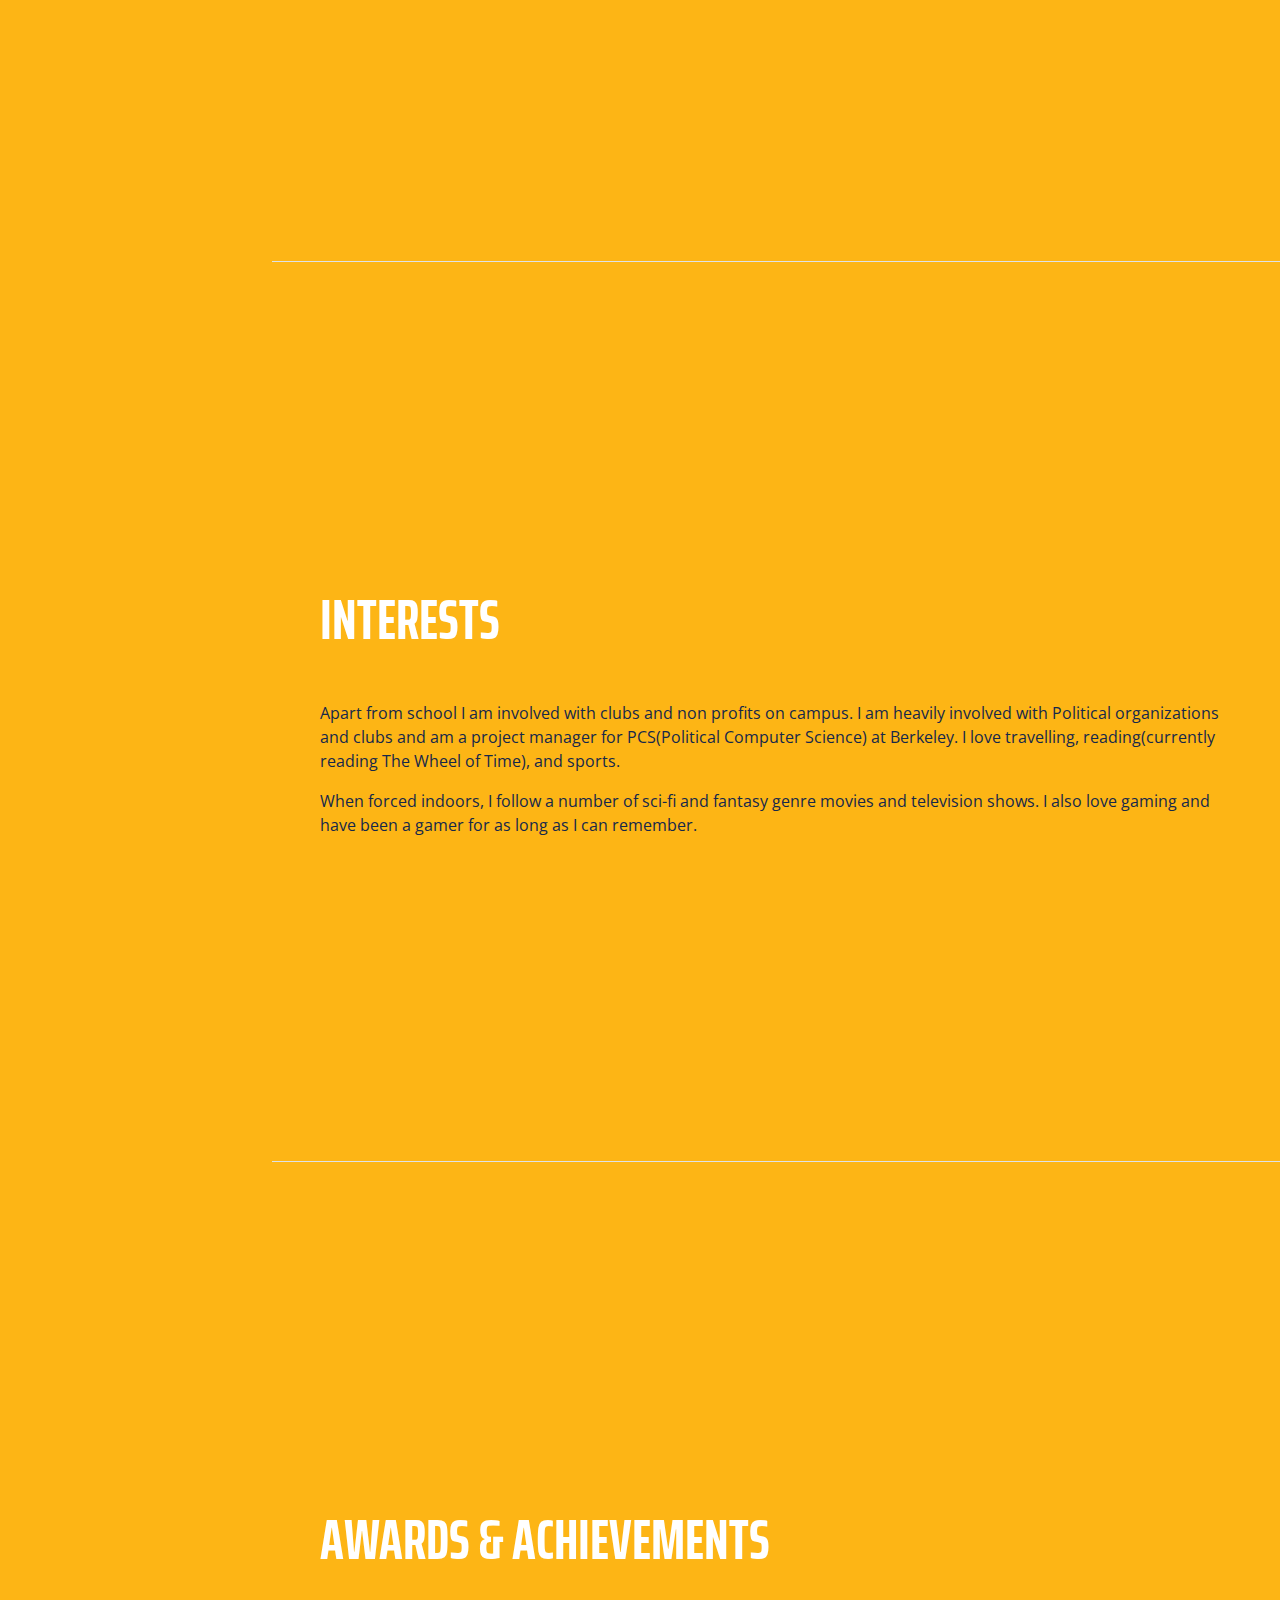
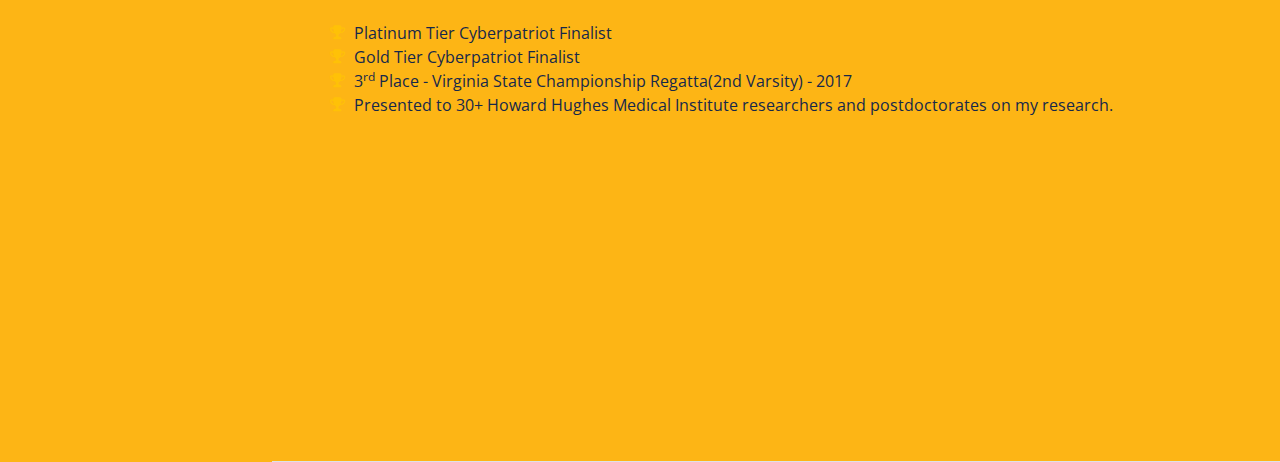
<file: Resume/resumeIndex.html>
<!DOCTYPE html>
<!-- ADD ONE MORE EXPERIENCE PAGE and additional column to the right for frameworks/programs on Skills Page
  Expand on interests
 --><html lang="en">

  <head>

    <meta charset="utf-8">
    <meta name="viewport" content="width=device-width, initial-scale=1, shrink-to-fit=no">
    <meta name="description" content="">
    <meta name="author" content="Vikram Jayanthi">

    <title>Vikram's Website!</title>

    <!-- Bootstrap core CSS -->
    <link href="vendor/bootstrap/css/bootstrap.min.css" rel="stylesheet">

    <!-- Custom fonts for this template -->
    <link href="https://fonts.googleapis.com/css?family=Saira+Extra+Condensed:100,200,300,400,500,600,700,800,900" rel="stylesheet">
    <link href="https://fonts.googleapis.com/css?family=Open+Sans:300,300i,400,400i,600,600i,700,700i,800,800i" rel="stylesheet">
    <link href="vendor/font-awesome/css/font-awesome.min.css" rel="stylesheet">
    <link href="vendor/devicons/css/devicons.min.css" rel="stylesheet">
    <link href="vendor/simple-line-icons/css/simple-line-icons.css" rel="stylesheet">

    <!-- Custom styles for this template -->
    <link href="css/resume.min.css" rel="stylesheet">

  </head>

  <body id="page-top">

    <nav class="navbar navbar-expand-lg navbar-dark bg-primary fixed-top" id="sideNav">
      <a class="navbar-brand js-scroll-trigger" href="#page-top">
        <span class="d-block d-lg-none">Start Bootstrap</span>
        <span class="d-none d-lg-block">
          <img class="img-fluid img-profile rounded-circle mx-auto mb-2" src="img/Headshot.jpg" alt="">
        </span>
      </a>
      <button class="navbar-toggler" type="button" data-toggle="collapse" data-target="#navbarSupportedContent" aria-controls="navbarSupportedContent" aria-expanded="false" aria-label="Toggle navigation">
        <span class="navbar-toggler-icon"></span>
      </button>
      <div class="collapse navbar-collapse" id="navbarSupportedContent">
        <ul class="navbar-nav">
          <li class="nav-item">
            <a class="nav-link js-scroll-trigger" href="#about">About</a>
          </li>
          <li class="nav-item">
            <a class="nav-link js-scroll-trigger" href="#experience">Experience</a>
          </li>
          <ul class="navbar-nav">
          <li class="nav-item">
            <a class="nav-link js-scroll-trigger" href="#extracurriculars">Extracurriculars/More Experience</a>
          </li>
          <li class="nav-item">
            <a class="nav-link js-scroll-trigger" href="#education">Education</a>
          </li>
          <li class="nav-item">
            <a class="nav-link js-scroll-trigger" href="#skills">Skills</a>
          </li>
          <li class="nav-item">
            <a class="nav-link js-scroll-trigger" href="#interests">Interests</a>
          </li>
          <li class="nav-item">
            <a class="nav-link js-scroll-trigger" href="#awards">Awards</a>
          </li>
        </ul>
      </div>
    </nav>

    <div class="container-fluid p-0">

      <section class="resume-section p-3 p-lg-5 d-flex d-column" id="about">
        <div class="my-auto">
          <h1 class="mb-0">Vikram
            <span class="text-primary">Jayanthi</span>
          </h1>
          <div class="subheading mb-5">Pleasanton, CA 94566 · (202) 910-7520 ·
            <a href="mailto:vikramjayanthi@berkeley.edu">vikramjayanthi@berkeley.edu</a>
          </div>
          <p class="mb-5" style = "font-size: 1.4rem">I am a Sophomore at UC Berkeley double majoring in Computer Science and Political Science. I am experienced and interested in Software Development, CyberSecurity, Political Campaigning, and Project Managment.</p>
          <ul class="list-inline list-social-icons mb-0">
            <li class="list-inline-item">
              <a href="https://www.facebook.com/vikram.jay.9">
                <span class="fa-stack fa-lg">
                  <i class="fa fa-circle fa-stack-2x"></i>
                  <i class="fa fa-facebook fa-stack-1x fa-inverse"></i>
                </span>
              </a>
            </li>
            <li class="list-inline-item">
              <a href="https://twitter.com/BarackObama">
                <span class="fa-stack fa-lg">
                  <i class="fa fa-circle fa-stack-2x"></i>
                  <i class="fa fa-twitter fa-stack-1x fa-inverse"></i>
                </span>
              </a>
            </li>
            <li class="list-inline-item">
              <a href="https://www.linkedin.com/in/vikramjayanthi/">
                <span class="fa-stack fa-lg">
                  <i class="fa fa-circle fa-stack-2x"></i>
                  <i class="fa fa-linkedin fa-stack-1x fa-inverse"></i>
                </span>
              </a>
            </li>
            <li class="list-inline-item">
              <a href="https://github.com/Vikramjayanthi/">
                <span class="fa-stack fa-lg">
                  <i class="fa fa-circle fa-stack-2x"></i>
                  <i class="fa fa-github fa-stack-1x fa-inverse"></i>
                </span>
              </a>
            </li>
          </ul>
        </div>
      </section>

      <section class="resume-section p-3 p-lg-5 d-flex flex-column" id="experience">
        <div class="my-auto">
          <h2 class="mb-5">Experience</h2>

          <div class="resume-item d-flex flex-column flex-md-row mb-5">
            <div class="resume-content mr-auto">
              <h3 class="mb-0">Software Engineering Intern</h3>
              <div class="subheading mb-3">Symantec</div>
              <p>Worked on the Windows Client of Norton Antivirus. Used C#, .NET, and AngularJS to create a Universal Windows Platform Application that managed the internal licensing and key systems. Used MOQ and XUnit for testing. Used AGILE SCRUM framework for development.</p>
            </div>
            <div class="resume-date text-md-right">
              <span class="text-primary">June 2018 - Present</span>
            </div>
          </div>

          <div class="resume-item d-flex flex-column flex-md-row mb-5">
            <div class="resume-content mr-auto">
              <h3 class="mb-0">Computer Science Intern</h3>
              <div class="subheading mb-3">Howard Hughes Medical Institute : Janelia Research Campus</div>
              <p>Intern for the Svoboda Lab. Selected as one of four from my county. Developed Python-based program to map lab data to Allen Brain Model. Developed lightweight Python-based program using numpy and matlpotlib to graph and analyze subcortical neurons using lab data. 
</p>
            </div>
            <div class="resume-date text-md-right">
              <span class="text-primary">December 2011 - March 2013</span>
            </div>
          </div>

          <div class="resume-item d-flex flex-column flex-md-row mb-5">
            <div class="resume-content mr-auto">
              <h3 class="mb-0">Political Science Intern/Organizer</h3>
              <div class="subheading mb-3">Democratic Party of Virginia</div>
              <p>Campaigned and organized for Democratic Nominee for President, Hillary Clinton. Trained volunteers, used VoteBuilder™ for data entry and analysis. Helped swing a traditionally Republican District in Northern Virginia. </p>
            </div>
            <div class="resume-date text-md-right">
              <span class="text-primary">May 2016 - August 2016</span>
            </div>
          </div>

          <div class="resume-item d-flex flex-column flex-md-row mb-5">
            <div class="resume-content mr-auto">
              <h3 class="mb-0">Software Engineer</h3>
              <div class="subheading mb-3">Pundit.com</div>
              <p>Developed fullstack on Pundit.com using AngularJS, Javascript, HTML, and CSS. Managed backend and datastorage using Google Cloud and Firebase.</p>
            </div>
            <div class="resume-date text-md-right">
              <span class="text-primary">January 2018 - Present</span>
            </div>
          </div>

        </div>

       <div class="resume-item d-flex flex-column flex-md-row mb-5">
            <div class="resume-content mr-auto">
              <h3 class="mb-0">Computer Science Intern</h3>
              <div class="subheading mb-3">Kashmir World Foundation</div>
              <p>Major programming contributor on project to identify wildlife using an aerial drone, image processing modules, OpenCV, Raspberry PI and C++ 
</p>
            </div>
            <div class="resume-date text-md-right">
              <span class="text-primary">May 2015 - August 2015</span>
            </div>
          </div>


      </section>

      <section class="resume-section p-3 p-lg-5 d-flex flex-column" id="extracurriculars">
        <div class="my-auto">
          <h2 class="mb-5">Extracurriculars/More Experience</h2>

          <div class="resume-item d-flex flex-column flex-md-row mb-5">
            <div class="resume-content mr-auto">
              <h3 class="mb-0">Amazon Alexa Skills Developer/Project Manager</h3>
              <div class="subheading mb-3">PCS @ Berkeley</div>
              <p>Developed Political Pundit, an Amazon Alexa Skill, that answers questions regarding governmental affairs using Google Civic, VoteSmart, and MapQuest APIs</p>
            </div>
            <div class="resume-date text-md-right">
              <span class="text-primary">September 2017 - Present</span>
            </div>
          </div>

          <div class="resume-item d-flex flex-column flex-md-row mb-5">
            <div class="resume-content mr-auto">
              <h3 class="mb-0">Vice President of Service</h3>
              <div class="subheading mb-3">Unit 1 Residential Hall Association @ Berkeley</div>
              <p>Worked with the Residence Hall Assembly on system wide service-focused programs, and programs integrating aspects of service. Organized clothig drive, charity events, and social mixers.
</p>
            </div>
            <div class="resume-date text-md-right">
              <span class="text-primary">August 2017 - May 2018</span>
            </div>
          </div>


          <div class="resume-item d-flex flex-column flex-md-row mb-5">
            <div class="resume-content mr-auto">
              <h3 class="mb-0">Team Captain</h3>
              <div class="subheading mb-3">Cyberpatriot</div>
              <p>Participated in and qualified for Platinum tier regional finals for Cyberpatriot. The Cyberpatriot competition is a Cyber-Security competition hosted by the Airforce, testing computer science and networking skills</p>
            </div>
            <div class="resume-date text-md-right">
              <span class="text-primary">September 2014 - May 2017</span>
            </div>
          </div>

          <div class="resume-item d-flex flex-column flex-md-row mb-5">
            <div class="resume-content mr-auto">
              <h3 class="mb-0">Varsity Rower</h3>
              <div class="subheading mb-3">Stone Bridge High School Crew</div>
              <p>Rowed at a varsity level for my highschool team. Participated in multiple Regattas, practiced 5 or more times a week, and traveled around the country for competitions. Placed 3rd in Virginia 2nd Varsity four state finals.</p>
            </div>
            <div class="resume-date text-md-right">
              <span class="text-primary">January 2014 - May 2017</span>
            </div>
          </div>

        </div>

      </section>



      <section class="resume-section p-3 p-lg-5 d-flex flex-column" id="education">
        <div class="my-auto">
          <h2 class="mb-5">Education</h2>

          <div class="resume-item d-flex flex-column flex-md-row mb-5">
            <div class="resume-content mr-auto">
              <h3 class="mb-0">University of California Berkeley</h3>
              <div class="subheading mb-3">Bachelor of Arts</div>
              <div>Computer Science</div>
              <p>GPA: 3.5</p>
            </div>
            <div class="resume-date text-md-right">
              <span class="text-primary">August 2017 - May 2020</span>
            </div>
          </div>

          <div class="resume-item d-flex flex-column flex-md-row">
            <div class="resume-content mr-auto">
              <h3 class="mb-0">University of California Berkeley</h3>
              <div class="subheading mb-3">Bachelor of Arts</div>
              <div> Political Science</div>
              <p>GPA: 3.7</p>
            </div>
            <div class="resume-date text-md-right">
              <span class="text-primary">August 2017 - May 2020</span>
            </div>
          </div>

        </div>
      </section>

      <section class="resume-section p-3 p-lg-5 d-flex flex-column" id="skills">
        <div class="my-auto">
          <h2 class="mb-5">Skills</h2>

          <!-- <div class="subheading mb-3">Programming Languages &amp; Tools</div>
          <ul class="list-inline list-icons">
            <li class="list-inline-item">
              <i class="devicons devicons-html5"></i>
            </li>
            <li class="list-inline-item">
              <i class="devicons devicons-css3"></i>
            </li>
            <li class="list-inline-item">
              <i class="devicons devicons-javascript"></i>
            </li>
            <li class="list-inline-item">
              <i class="devicons devicons-jquery"></i>
            </li>
            <li class="list-inline-item">
              <i class="devicons devicons-sass"></i>
            </li>
            <li class="list-inline-item">
              <i class="devicons devicons-less"></i>
            </li>
            <li class="list-inline-item">
              <i class="devicons devicons-bootstrap"></i>
            </li>
            <li class="list-inline-item">
              <i class="devicons devicons-wordpress"></i>
            </li>
            <li class="list-inline-item">
              <i class="devicons devicons-grunt"></i>
            </li>
            <li class="list-inline-item">
              <i class="devicons devicons-gulp"></i>
            </li>
            <li class="list-inline-item">
              <i class="devicons devicons-npm"></i>
            </li>
          </ul> -->

          <div class="subheading mb-3">Programming Languages</div>
          <ul class="fa-ul mb-0">
            <li>
              <i class="fa-li fa fa-check"></i>
              C++</li>
            <li>
              <i class="fa-li fa fa-check"></i>
              Java</li>
            <li>
              <i class="fa-li fa fa-check"></i>
              Python</li>
            <li>
              <i class="fa-li fa fa-check"></i>
              C#</li>
            <li>
              <i class="fa-li fa fa-check"></i>
              Javascript</li>
            <li>
              <i class="fa-li fa fa-check"></i>
              SQL</li>
            <li>
              <i class="fa-li fa fa-check"></i>
              AngularJS</li>
              <li>
            <i class="fa-li fa fa-check"></i>
              HTML</li>
            <li>
              <i class="fa-li fa fa-check"></i>
              CSS</li>
          </ul>
        </div>
        <!--  Add Frameworks and testing to the right
  -->     </section>

      <section class="resume-section p-3 p-lg-5 d-flex flex-column" id="interests">
        <div class="my-auto">
          <h2 class="mb-5">Interests</h2>
          <p>Apart from school I am involved with clubs and non profits on campus. I am heavily involved with Political organizations and clubs and am a project manager for PCS(Political Computer Science) at Berkeley. I love travelling, reading(currently reading The Wheel of Time), and sports.</p>
          <p class="mb-0">When forced indoors, I follow a number of sci-fi and fantasy genre movies and television shows. I also love gaming and have been a gamer for as long as I can remember.</p>
        </div>
      </section>

      <section class="resume-section p-3 p-lg-5 d-flex flex-column" id="awards">
        <div class="my-auto">
          <h2 class="mb-5">Awards &amp; Achievements</h2>
          <ul class="fa-ul mb-0">
            <li>
              <i class="fa-li fa fa-trophy text-warning"></i>
              Platinum Tier Cyberpatriot Finalist</li>
            <li>
              <i class="fa-li fa fa-trophy text-warning"></i>
              Gold Tier Cyberpatriot Finalist</li>
            <li>
              <i class="fa-li fa fa-trophy text-warning"></i>
              3<sup>rd</sup>
              Place - Virginia State Championship Regatta(2nd Varsity) - 2017</li>
            <li>
              <i class="fa-li fa fa-trophy text-warning"></i>
              Presented to 30+ Howard Hughes Medical Institute researchers and postdoctorates on my research. </li>
          </ul>
        </div>
      </section>

    </div>

    <!-- Bootstrap core JavaScript -->
    <script src="vendor/jquery/jquery.min.js"></script>
    <script src="vendor/bootstrap/js/bootstrap.bundle.min.js"></script>

    <!-- Plugin JavaScript -->
    <script src="vendor/jquery-easing/jquery.easing.min.js"></script>

    <!-- Custom scripts for this template -->
    <script src="js/resume.min.js"></script>

  </body>

</html>
</file>
<file: startbootstrap-resume-gh-pages/vendor/simple-line-icons/css/simple-line-icons.css>
@font-face {
  font-family: 'simple-line-icons';
  src: url('../fonts/Simple-Line-Icons.eot?v=2.4.0');
  src: url('../fonts/Simple-Line-Icons.eot?v=2.4.0#iefix') format('embedded-opentype'), url('../fonts/Simple-Line-Icons.woff2?v=2.4.0') format('woff2'), url('../fonts/Simple-Line-Icons.ttf?v=2.4.0') format('truetype'), url('../fonts/Simple-Line-Icons.woff?v=2.4.0') format('woff'), url('../fonts/Simple-Line-Icons.svg?v=2.4.0#simple-line-icons') format('svg');
  font-weight: normal;
  font-style: normal;
}
/*
 Use the following CSS code if you want to have a class per icon.
 Instead of a list of all class selectors, you can use the generic [class*="icon-"] selector, but it's slower:
*/
.icon-user,
.icon-people,
.icon-user-female,
.icon-user-follow,
.icon-user-following,
.icon-user-unfollow,
.icon-login,
.icon-logout,
.icon-emotsmile,
.icon-phone,
.icon-call-end,
.icon-call-in,
.icon-call-out,
.icon-map,
.icon-location-pin,
.icon-direction,
.icon-directions,
.icon-compass,
.icon-layers,
.icon-menu,
.icon-list,
.icon-options-vertical,
.icon-options,
.icon-arrow-down,
.icon-arrow-left,
.icon-arrow-right,
.icon-arrow-up,
.icon-arrow-up-circle,
.icon-arrow-left-circle,
.icon-arrow-right-circle,
.icon-arrow-down-circle,
.icon-check,
.icon-clock,
.icon-plus,
.icon-minus,
.icon-close,
.icon-event,
.icon-exclamation,
.icon-organization,
.icon-trophy,
.icon-screen-smartphone,
.icon-screen-desktop,
.icon-plane,
.icon-notebook,
.icon-mustache,
.icon-mouse,
.icon-magnet,
.icon-energy,
.icon-disc,
.icon-cursor,
.icon-cursor-move,
.icon-crop,
.icon-chemistry,
.icon-speedometer,
.icon-shield,
.icon-screen-tablet,
.icon-magic-wand,
.icon-hourglass,
.icon-graduation,
.icon-ghost,
.icon-game-controller,
.icon-fire,
.icon-eyeglass,
.icon-envelope-open,
.icon-envelope-letter,
.icon-bell,
.icon-badge,
.icon-anchor,
.icon-wallet,
.icon-vector,
.icon-speech,
.icon-puzzle,
.icon-printer,
.icon-present,
.icon-playlist,
.icon-pin,
.icon-picture,
.icon-handbag,
.icon-globe-alt,
.icon-globe,
.icon-folder-alt,
.icon-folder,
.icon-film,
.icon-feed,
.icon-drop,
.icon-drawer,
.icon-docs,
.icon-doc,
.icon-diamond,
.icon-cup,
.icon-calculator,
.icon-bubbles,
.icon-briefcase,
.icon-book-open,
.icon-basket-loaded,
.icon-basket,
.icon-bag,
.icon-action-undo,
.icon-action-redo,
.icon-wrench,
.icon-umbrella,
.icon-trash,
.icon-tag,
.icon-support,
.icon-frame,
.icon-size-fullscreen,
.icon-size-actual,
.icon-shuffle,
.icon-share-alt,
.icon-share,
.icon-rocket,
.icon-question,
.icon-pie-chart,
.icon-pencil,
.icon-note,
.icon-loop,
.icon-home,
.icon-grid,
.icon-graph,
.icon-microphone,
.icon-music-tone-alt,
.icon-music-tone,
.icon-earphones-alt,
.icon-earphones,
.icon-equalizer,
.icon-like,
.icon-dislike,
.icon-control-start,
.icon-control-rewind,
.icon-control-play,
.icon-control-pause,
.icon-control-forward,
.icon-control-end,
.icon-volume-1,
.icon-volume-2,
.icon-volume-off,
.icon-calendar,
.icon-bulb,
.icon-chart,
.icon-ban,
.icon-bubble,
.icon-camrecorder,
.icon-camera,
.icon-cloud-download,
.icon-cloud-upload,
.icon-envelope,
.icon-eye,
.icon-flag,
.icon-heart,
.icon-info,
.icon-key,
.icon-link,
.icon-lock,
.icon-lock-open,
.icon-magnifier,
.icon-magnifier-add,
.icon-magnifier-remove,
.icon-paper-clip,
.icon-paper-plane,
.icon-power,
.icon-refresh,
.icon-reload,
.icon-settings,
.icon-star,
.icon-symbol-female,
.icon-symbol-male,
.icon-target,
.icon-credit-card,
.icon-paypal,
.icon-social-tumblr,
.icon-social-twitter,
.icon-social-facebook,
.icon-social-instagram,
.icon-social-linkedin,
.icon-social-pinterest,
.icon-social-github,
.icon-social-google,
.icon-social-reddit,
.icon-social-skype,
.icon-social-dribbble,
.icon-social-behance,
.icon-social-foursqare,
.icon-social-soundcloud,
.icon-social-spotify,
.icon-social-stumbleupon,
.icon-social-youtube,
.icon-social-dropbox,
.icon-social-vkontakte,
.icon-social-steam {
  font-family: 'simple-line-icons';
  speak: none;
  font-style: normal;
  font-weight: normal;
  font-variant: normal;
  text-transform: none;
  line-height: 1;
  /* Better Font Rendering =========== */
  -webkit-font-smoothing: antialiased;
  -moz-osx-font-smoothing: grayscale;
}
.icon-user:before {
  content: "\e005";
}
.icon-people:before {
  content: "\e001";
}
.icon-user-female:before {
  content: "\e000";
}
.icon-user-follow:before {
  content: "\e002";
}
.icon-user-following:before {
  content: "\e003";
}
.icon-user-unfollow:before {
  content: "\e004";
}
.icon-login:before {
  content: "\e066";
}
.icon-logout:before {
  content: "\e065";
}
.icon-emotsmile:before {
  content: "\e021";
}
.icon-phone:before {
  content: "\e600";
}
.icon-call-end:before {
  content: "\e048";
}
.icon-call-in:before {
  content: "\e047";
}
.icon-call-out:before {
  content: "\e046";
}
.icon-map:before {
  content: "\e033";
}
.icon-location-pin:before {
  content: "\e096";
}
.icon-direction:before {
  content: "\e042";
}
.icon-directions:before {
  content: "\e041";
}
.icon-compass:before {
  content: "\e045";
}
.icon-layers:before {
  content: "\e034";
}
.icon-menu:before {
  content: "\e601";
}
.icon-list:before {
  content: "\e067";
}
.icon-options-vertical:before {
  content: "\e602";
}
.icon-options:before {
  content: "\e603";
}
.icon-arrow-down:before {
  content: "\e604";
}
.icon-arrow-left:before {
  content: "\e605";
}
.icon-arrow-right:before {
  content: "\e606";
}
.icon-arrow-up:before {
  content: "\e607";
}
.icon-arrow-up-circle:before {
  content: "\e078";
}
.icon-arrow-left-circle:before {
  content: "\e07a";
}
.icon-arrow-right-circle:before {
  content: "\e079";
}
.icon-arrow-down-circle:before {
  content: "\e07b";
}
.icon-check:before {
  content: "\e080";
}
.icon-clock:before {
  content: "\e081";
}
.icon-plus:before {
  content: "\e095";
}
.icon-minus:before {
  content: "\e615";
}
.icon-close:before {
  content: "\e082";
}
.icon-event:before {
  content: "\e619";
}
.icon-exclamation:before {
  content: "\e617";
}
.icon-organization:before {
  content: "\e616";
}
.icon-trophy:before {
  content: "\e006";
}
.icon-screen-smartphone:before {
  content: "\e010";
}
.icon-screen-desktop:before {
  content: "\e011";
}
.icon-plane:before {
  content: "\e012";
}
.icon-notebook:before {
  content: "\e013";
}
.icon-mustache:before {
  content: "\e014";
}
.icon-mouse:before {
  content: "\e015";
}
.icon-magnet:before {
  content: "\e016";
}
.icon-energy:before {
  content: "\e020";
}
.icon-disc:before {
  content: "\e022";
}
.icon-cursor:before {
  content: "\e06e";
}
.icon-cursor-move:before {
  content: "\e023";
}
.icon-crop:before {
  content: "\e024";
}
.icon-chemistry:before {
  content: "\e026";
}
.icon-speedometer:before {
  content: "\e007";
}
.icon-shield:before {
  content: "\e00e";
}
.icon-screen-tablet:before {
  content: "\e00f";
}
.icon-magic-wand:before {
  content: "\e017";
}
.icon-hourglass:before {
  content: "\e018";
}
.icon-graduation:before {
  content: "\e019";
}
.icon-ghost:before {
  content: "\e01a";
}
.icon-game-controller:before {
  content: "\e01b";
}
.icon-fire:before {
  content: "\e01c";
}
.icon-eyeglass:before {
  content: "\e01d";
}
.icon-envelope-open:before {
  content: "\e01e";
}
.icon-envelope-letter:before {
  content: "\e01f";
}
.icon-bell:before {
  content: "\e027";
}
.icon-badge:before {
  content: "\e028";
}
.icon-anchor:before {
  content: "\e029";
}
.icon-wallet:before {
  content: "\e02a";
}
.icon-vector:before {
  content: "\e02b";
}
.icon-speech:before {
  content: "\e02c";
}
.icon-puzzle:before {
  content: "\e02d";
}
.icon-printer:before {
  content: "\e02e";
}
.icon-present:before {
  content: "\e02f";
}
.icon-playlist:before {
  content: "\e030";
}
.icon-pin:before {
  content: "\e031";
}
.icon-picture:before {
  content: "\e032";
}
.icon-handbag:before {
  content: "\e035";
}
.icon-globe-alt:before {
  content: "\e036";
}
.icon-globe:before {
  content: "\e037";
}
.icon-folder-alt:before {
  content: "\e039";
}
.icon-folder:before {
  content: "\e089";
}
.icon-film:before {
  content: "\e03a";
}
.icon-feed:before {
  content: "\e03b";
}
.icon-drop:before {
  content: "\e03e";
}
.icon-drawer:before {
  content: "\e03f";
}
.icon-docs:before {
  content: "\e040";
}
.icon-doc:before {
  content: "\e085";
}
.icon-diamond:before {
  content: "\e043";
}
.icon-cup:before {
  content: "\e044";
}
.icon-calculator:before {
  content: "\e049";
}
.icon-bubbles:before {
  content: "\e04a";
}
.icon-briefcase:before {
  content: "\e04b";
}
.icon-book-open:before {
  content: "\e04c";
}
.icon-basket-loaded:before {
  content: "\e04d";
}
.icon-basket:before {
  content: "\e04e";
}
.icon-bag:before {
  content: "\e04f";
}
.icon-action-undo:before {
  content: "\e050";
}
.icon-action-redo:before {
  content: "\e051";
}
.icon-wrench:before {
  content: "\e052";
}
.icon-umbrella:before {
  content: "\e053";
}
.icon-trash:before {
  content: "\e054";
}
.icon-tag:before {
  content: "\e055";
}
.icon-support:before {
  content: "\e056";
}
.icon-frame:before {
  content: "\e038";
}
.icon-size-fullscreen:before {
  content: "\e057";
}
.icon-size-actual:before {
  content: "\e058";
}
.icon-shuffle:before {
  content: "\e059";
}
.icon-share-alt:before {
  content: "\e05a";
}
.icon-share:before {
  content: "\e05b";
}
.icon-rocket:before {
  content: "\e05c";
}
.icon-question:before {
  content: "\e05d";
}
.icon-pie-chart:before {
  content: "\e05e";
}
.icon-pencil:before {
  content: "\e05f";
}
.icon-note:before {
  content: "\e060";
}
.icon-loop:before {
  content: "\e064";
}
.icon-home:before {
  content: "\e069";
}
.icon-grid:before {
  content: "\e06a";
}
.icon-graph:before {
  content: "\e06b";
}
.icon-microphone:before {
  content: "\e063";
}
.icon-music-tone-alt:before {
  content: "\e061";
}
.icon-music-tone:before {
  content: "\e062";
}
.icon-earphones-alt:before {
  content: "\e03c";
}
.icon-earphones:before {
  content: "\e03d";
}
.icon-equalizer:before {
  content: "\e06c";
}
.icon-like:before {
  content: "\e068";
}
.icon-dislike:before {
  content: "\e06d";
}
.icon-control-start:before {
  content: "\e06f";
}
.icon-control-rewind:before {
  content: "\e070";
}
.icon-control-play:before {
  content: "\e071";
}
.icon-control-pause:before {
  content: "\e072";
}
.icon-control-forward:before {
  content: "\e073";
}
.icon-control-end:before {
  content: "\e074";
}
.icon-volume-1:before {
  content: "\e09f";
}
.icon-volume-2:before {
  content: "\e0a0";
}
.icon-volume-off:before {
  content: "\e0a1";
}
.icon-calendar:before {
  content: "\e075";
}
.icon-bulb:before {
  content: "\e076";
}
.icon-chart:before {
  content: "\e077";
}
.icon-ban:before {
  content: "\e07c";
}
.icon-bubble:before {
  content: "\e07d";
}
.icon-camrecorder:before {
  content: "\e07e";
}
.icon-camera:before {
  content: "\e07f";
}
.icon-cloud-download:before {
  content: "\e083";
}
.icon-cloud-upload:before {
  content: "\e084";
}
.icon-envelope:before {
  content: "\e086";
}
.icon-eye:before {
  content: "\e087";
}
.icon-flag:before {
  content: "\e088";
}
.icon-heart:before {
  content: "\e08a";
}
.icon-info:before {
  content: "\e08b";
}
.icon-key:before {
  content: "\e08c";
}
.icon-link:before {
  content: "\e08d";
}
.icon-lock:before {
  content: "\e08e";
}
.icon-lock-open:before {
  content: "\e08f";
}
.icon-magnifier:before {
  content: "\e090";
}
.icon-magnifier-add:before {
  content: "\e091";
}
.icon-magnifier-remove:before {
  content: "\e092";
}
.icon-paper-clip:before {
  content: "\e093";
}
.icon-paper-plane:before {
  content: "\e094";
}
.icon-power:before {
  content: "\e097";
}
.icon-refresh:before {
  content: "\e098";
}
.icon-reload:before {
  content: "\e099";
}
.icon-settings:before {
  content: "\e09a";
}
.icon-star:before {
  content: "\e09b";
}
.icon-symbol-female:before {
  content: "\e09c";
}
.icon-symbol-male:before {
  content: "\e09d";
}
.icon-target:before {
  content: "\e09e";
}
.icon-credit-card:before {
  content: "\e025";
}
.icon-paypal:before {
  content: "\e608";
}
.icon-social-tumblr:before {
  content: "\e00a";
}
.icon-social-twitter:before {
  content: "\e009";
}
.icon-social-facebook:before {
  content: "\e00b";
}
.icon-social-instagram:before {
  content: "\e609";
}
.icon-social-linkedin:before {
  content: "\e60a";
}
.icon-social-pinterest:before {
  content: "\e60b";
}
.icon-social-github:before {
  content: "\e60c";
}
.icon-social-google:before {
  content: "\e60d";
}
.icon-social-reddit:before {
  content: "\e60e";
}
.icon-social-skype:before {
  content: "\e60f";
}
.icon-social-dribbble:before {
  content: "\e00d";
}
.icon-social-behance:before {
  content: "\e610";
}
.icon-social-foursqare:before {
  content: "\e611";
}
.icon-social-soundcloud:before {
  content: "\e612";
}
.icon-social-spotify:before {
  content: "\e613";
}
.icon-social-stumbleupon:before {
  content: "\e614";
}
.icon-social-youtube:before {
  content: "\e008";
}
.icon-social-dropbox:before {
  content: "\e00c";
}
.icon-social-vkontakte:before {
  content: "\e618";
}
.icon-social-steam:before {
  content: "\e620";
}
</file>
<file: Resume/vendor/simple-line-icons/css/simple-line-icons.css>
@font-face {
  font-family: 'simple-line-icons';
  src: url('../fonts/Simple-Line-Icons.eot?v=2.4.0');
  src: url('../fonts/Simple-Line-Icons.eot?v=2.4.0#iefix') format('embedded-opentype'), url('../fonts/Simple-Line-Icons.woff2?v=2.4.0') format('woff2'), url('../fonts/Simple-Line-Icons.ttf?v=2.4.0') format('truetype'), url('../fonts/Simple-Line-Icons.woff?v=2.4.0') format('woff'), url('../fonts/Simple-Line-Icons.svg?v=2.4.0#simple-line-icons') format('svg');
  font-weight: normal;
  font-style: normal;
}
/*
 Use the following CSS code if you want to have a class per icon.
 Instead of a list of all class selectors, you can use the generic [class*="icon-"] selector, but it's slower:
*/
.icon-user,
.icon-people,
.icon-user-female,
.icon-user-follow,
.icon-user-following,
.icon-user-unfollow,
.icon-login,
.icon-logout,
.icon-emotsmile,
.icon-phone,
.icon-call-end,
.icon-call-in,
.icon-call-out,
.icon-map,
.icon-location-pin,
.icon-direction,
.icon-directions,
.icon-compass,
.icon-layers,
.icon-menu,
.icon-list,
.icon-options-vertical,
.icon-options,
.icon-arrow-down,
.icon-arrow-left,
.icon-arrow-right,
.icon-arrow-up,
.icon-arrow-up-circle,
.icon-arrow-left-circle,
.icon-arrow-right-circle,
.icon-arrow-down-circle,
.icon-check,
.icon-clock,
.icon-plus,
.icon-minus,
.icon-close,
.icon-event,
.icon-exclamation,
.icon-organization,
.icon-trophy,
.icon-screen-smartphone,
.icon-screen-desktop,
.icon-plane,
.icon-notebook,
.icon-mustache,
.icon-mouse,
.icon-magnet,
.icon-energy,
.icon-disc,
.icon-cursor,
.icon-cursor-move,
.icon-crop,
.icon-chemistry,
.icon-speedometer,
.icon-shield,
.icon-screen-tablet,
.icon-magic-wand,
.icon-hourglass,
.icon-graduation,
.icon-ghost,
.icon-game-controller,
.icon-fire,
.icon-eyeglass,
.icon-envelope-open,
.icon-envelope-letter,
.icon-bell,
.icon-badge,
.icon-anchor,
.icon-wallet,
.icon-vector,
.icon-speech,
.icon-puzzle,
.icon-printer,
.icon-present,
.icon-playlist,
.icon-pin,
.icon-picture,
.icon-handbag,
.icon-globe-alt,
.icon-globe,
.icon-folder-alt,
.icon-folder,
.icon-film,
.icon-feed,
.icon-drop,
.icon-drawer,
.icon-docs,
.icon-doc,
.icon-diamond,
.icon-cup,
.icon-calculator,
.icon-bubbles,
.icon-briefcase,
.icon-book-open,
.icon-basket-loaded,
.icon-basket,
.icon-bag,
.icon-action-undo,
.icon-action-redo,
.icon-wrench,
.icon-umbrella,
.icon-trash,
.icon-tag,
.icon-support,
.icon-frame,
.icon-size-fullscreen,
.icon-size-actual,
.icon-shuffle,
.icon-share-alt,
.icon-share,
.icon-rocket,
.icon-question,
.icon-pie-chart,
.icon-pencil,
.icon-note,
.icon-loop,
.icon-home,
.icon-grid,
.icon-graph,
.icon-microphone,
.icon-music-tone-alt,
.icon-music-tone,
.icon-earphones-alt,
.icon-earphones,
.icon-equalizer,
.icon-like,
.icon-dislike,
.icon-control-start,
.icon-control-rewind,
.icon-control-play,
.icon-control-pause,
.icon-control-forward,
.icon-control-end,
.icon-volume-1,
.icon-volume-2,
.icon-volume-off,
.icon-calendar,
.icon-bulb,
.icon-chart,
.icon-ban,
.icon-bubble,
.icon-camrecorder,
.icon-camera,
.icon-cloud-download,
.icon-cloud-upload,
.icon-envelope,
.icon-eye,
.icon-flag,
.icon-heart,
.icon-info,
.icon-key,
.icon-link,
.icon-lock,
.icon-lock-open,
.icon-magnifier,
.icon-magnifier-add,
.icon-magnifier-remove,
.icon-paper-clip,
.icon-paper-plane,
.icon-power,
.icon-refresh,
.icon-reload,
.icon-settings,
.icon-star,
.icon-symbol-female,
.icon-symbol-male,
.icon-target,
.icon-credit-card,
.icon-paypal,
.icon-social-tumblr,
.icon-social-twitter,
.icon-social-facebook,
.icon-social-instagram,
.icon-social-linkedin,
.icon-social-pinterest,
.icon-social-github,
.icon-social-google,
.icon-social-reddit,
.icon-social-skype,
.icon-social-dribbble,
.icon-social-behance,
.icon-social-foursqare,
.icon-social-soundcloud,
.icon-social-spotify,
.icon-social-stumbleupon,
.icon-social-youtube,
.icon-social-dropbox,
.icon-social-vkontakte,
.icon-social-steam {
  font-family: 'simple-line-icons';
  speak: none;
  font-style: normal;
  font-weight: normal;
  font-variant: normal;
  text-transform: none;
  line-height: 1;
  /* Better Font Rendering =========== */
  -webkit-font-smoothing: antialiased;
  -moz-osx-font-smoothing: grayscale;
}
.icon-user:before {
  content: "\e005";
}
.icon-people:before {
  content: "\e001";
}
.icon-user-female:before {
  content: "\e000";
}
.icon-user-follow:before {
  content: "\e002";
}
.icon-user-following:before {
  content: "\e003";
}
.icon-user-unfollow:before {
  content: "\e004";
}
.icon-login:before {
  content: "\e066";
}
.icon-logout:before {
  content: "\e065";
}
.icon-emotsmile:before {
  content: "\e021";
}
.icon-phone:before {
  content: "\e600";
}
.icon-call-end:before {
  content: "\e048";
}
.icon-call-in:before {
  content: "\e047";
}
.icon-call-out:before {
  content: "\e046";
}
.icon-map:before {
  content: "\e033";
}
.icon-location-pin:before {
  content: "\e096";
}
.icon-direction:before {
  content: "\e042";
}
.icon-directions:before {
  content: "\e041";
}
.icon-compass:before {
  content: "\e045";
}
.icon-layers:before {
  content: "\e034";
}
.icon-menu:before {
  content: "\e601";
}
.icon-list:before {
  content: "\e067";
}
.icon-options-vertical:before {
  content: "\e602";
}
.icon-options:before {
  content: "\e603";
}
.icon-arrow-down:before {
  content: "\e604";
}
.icon-arrow-left:before {
  content: "\e605";
}
.icon-arrow-right:before {
  content: "\e606";
}
.icon-arrow-up:before {
  content: "\e607";
}
.icon-arrow-up-circle:before {
  content: "\e078";
}
.icon-arrow-left-circle:before {
  content: "\e07a";
}
.icon-arrow-right-circle:before {
  content: "\e079";
}
.icon-arrow-down-circle:before {
  content: "\e07b";
}
.icon-check:before {
  content: "\e080";
}
.icon-clock:before {
  content: "\e081";
}
.icon-plus:before {
  content: "\e095";
}
.icon-minus:before {
  content: "\e615";
}
.icon-close:before {
  content: "\e082";
}
.icon-event:before {
  content: "\e619";
}
.icon-exclamation:before {
  content: "\e617";
}
.icon-organization:before {
  content: "\e616";
}
.icon-trophy:before {
  content: "\e006";
}
.icon-screen-smartphone:before {
  content: "\e010";
}
.icon-screen-desktop:before {
  content: "\e011";
}
.icon-plane:before {
  content: "\e012";
}
.icon-notebook:before {
  content: "\e013";
}
.icon-mustache:before {
  content: "\e014";
}
.icon-mouse:before {
  content: "\e015";
}
.icon-magnet:before {
  content: "\e016";
}
.icon-energy:before {
  content: "\e020";
}
.icon-disc:before {
  content: "\e022";
}
.icon-cursor:before {
  content: "\e06e";
}
.icon-cursor-move:before {
  content: "\e023";
}
.icon-crop:before {
  content: "\e024";
}
.icon-chemistry:before {
  content: "\e026";
}
.icon-speedometer:before {
  content: "\e007";
}
.icon-shield:before {
  content: "\e00e";
}
.icon-screen-tablet:before {
  content: "\e00f";
}
.icon-magic-wand:before {
  content: "\e017";
}
.icon-hourglass:before {
  content: "\e018";
}
.icon-graduation:before {
  content: "\e019";
}
.icon-ghost:before {
  content: "\e01a";
}
.icon-game-controller:before {
  content: "\e01b";
}
.icon-fire:before {
  content: "\e01c";
}
.icon-eyeglass:before {
  content: "\e01d";
}
.icon-envelope-open:before {
  content: "\e01e";
}
.icon-envelope-letter:before {
  content: "\e01f";
}
.icon-bell:before {
  content: "\e027";
}
.icon-badge:before {
  content: "\e028";
}
.icon-anchor:before {
  content: "\e029";
}
.icon-wallet:before {
  content: "\e02a";
}
.icon-vector:before {
  content: "\e02b";
}
.icon-speech:before {
  content: "\e02c";
}
.icon-puzzle:before {
  content: "\e02d";
}
.icon-printer:before {
  content: "\e02e";
}
.icon-present:before {
  content: "\e02f";
}
.icon-playlist:before {
  content: "\e030";
}
.icon-pin:before {
  content: "\e031";
}
.icon-picture:before {
  content: "\e032";
}
.icon-handbag:before {
  content: "\e035";
}
.icon-globe-alt:before {
  content: "\e036";
}
.icon-globe:before {
  content: "\e037";
}
.icon-folder-alt:before {
  content: "\e039";
}
.icon-folder:before {
  content: "\e089";
}
.icon-film:before {
  content: "\e03a";
}
.icon-feed:before {
  content: "\e03b";
}
.icon-drop:before {
  content: "\e03e";
}
.icon-drawer:before {
  content: "\e03f";
}
.icon-docs:before {
  content: "\e040";
}
.icon-doc:before {
  content: "\e085";
}
.icon-diamond:before {
  content: "\e043";
}
.icon-cup:before {
  content: "\e044";
}
.icon-calculator:before {
  content: "\e049";
}
.icon-bubbles:before {
  content: "\e04a";
}
.icon-briefcase:before {
  content: "\e04b";
}
.icon-book-open:before {
  content: "\e04c";
}
.icon-basket-loaded:before {
  content: "\e04d";
}
.icon-basket:before {
  content: "\e04e";
}
.icon-bag:before {
  content: "\e04f";
}
.icon-action-undo:before {
  content: "\e050";
}
.icon-action-redo:before {
  content: "\e051";
}
.icon-wrench:before {
  content: "\e052";
}
.icon-umbrella:before {
  content: "\e053";
}
.icon-trash:before {
  content: "\e054";
}
.icon-tag:before {
  content: "\e055";
}
.icon-support:before {
  content: "\e056";
}
.icon-frame:before {
  content: "\e038";
}
.icon-size-fullscreen:before {
  content: "\e057";
}
.icon-size-actual:before {
  content: "\e058";
}
.icon-shuffle:before {
  content: "\e059";
}
.icon-share-alt:before {
  content: "\e05a";
}
.icon-share:before {
  content: "\e05b";
}
.icon-rocket:before {
  content: "\e05c";
}
.icon-question:before {
  content: "\e05d";
}
.icon-pie-chart:before {
  content: "\e05e";
}
.icon-pencil:before {
  content: "\e05f";
}
.icon-note:before {
  content: "\e060";
}
.icon-loop:before {
  content: "\e064";
}
.icon-home:before {
  content: "\e069";
}
.icon-grid:before {
  content: "\e06a";
}
.icon-graph:before {
  content: "\e06b";
}
.icon-microphone:before {
  content: "\e063";
}
.icon-music-tone-alt:before {
  content: "\e061";
}
.icon-music-tone:before {
  content: "\e062";
}
.icon-earphones-alt:before {
  content: "\e03c";
}
.icon-earphones:before {
  content: "\e03d";
}
.icon-equalizer:before {
  content: "\e06c";
}
.icon-like:before {
  content: "\e068";
}
.icon-dislike:before {
  content: "\e06d";
}
.icon-control-start:before {
  content: "\e06f";
}
.icon-control-rewind:before {
  content: "\e070";
}
.icon-control-play:before {
  content: "\e071";
}
.icon-control-pause:before {
  content: "\e072";
}
.icon-control-forward:before {
  content: "\e073";
}
.icon-control-end:before {
  content: "\e074";
}
.icon-volume-1:before {
  content: "\e09f";
}
.icon-volume-2:before {
  content: "\e0a0";
}
.icon-volume-off:before {
  content: "\e0a1";
}
.icon-calendar:before {
  content: "\e075";
}
.icon-bulb:before {
  content: "\e076";
}
.icon-chart:before {
  content: "\e077";
}
.icon-ban:before {
  content: "\e07c";
}
.icon-bubble:before {
  content: "\e07d";
}
.icon-camrecorder:before {
  content: "\e07e";
}
.icon-camera:before {
  content: "\e07f";
}
.icon-cloud-download:before {
  content: "\e083";
}
.icon-cloud-upload:before {
  content: "\e084";
}
.icon-envelope:before {
  content: "\e086";
}
.icon-eye:before {
  content: "\e087";
}
.icon-flag:before {
  content: "\e088";
}
.icon-heart:before {
  content: "\e08a";
}
.icon-info:before {
  content: "\e08b";
}
.icon-key:before {
  content: "\e08c";
}
.icon-link:before {
  content: "\e08d";
}
.icon-lock:before {
  content: "\e08e";
}
.icon-lock-open:before {
  content: "\e08f";
}
.icon-magnifier:before {
  content: "\e090";
}
.icon-magnifier-add:before {
  content: "\e091";
}
.icon-magnifier-remove:before {
  content: "\e092";
}
.icon-paper-clip:before {
  content: "\e093";
}
.icon-paper-plane:before {
  content: "\e094";
}
.icon-power:before {
  content: "\e097";
}
.icon-refresh:before {
  content: "\e098";
}
.icon-reload:before {
  content: "\e099";
}
.icon-settings:before {
  content: "\e09a";
}
.icon-star:before {
  content: "\e09b";
}
.icon-symbol-female:before {
  content: "\e09c";
}
.icon-symbol-male:before {
  content: "\e09d";
}
.icon-target:before {
  content: "\e09e";
}
.icon-credit-card:before {
  content: "\e025";
}
.icon-paypal:before {
  content: "\e608";
}
.icon-social-tumblr:before {
  content: "\e00a";
}
.icon-social-twitter:before {
  content: "\e009";
}
.icon-social-facebook:before {
  content: "\e00b";
}
.icon-social-instagram:before {
  content: "\e609";
}
.icon-social-linkedin:before {
  content: "\e60a";
}
.icon-social-pinterest:before {
  content: "\e60b";
}
.icon-social-github:before {
  content: "\e60c";
}
.icon-social-google:before {
  content: "\e60d";
}
.icon-social-reddit:before {
  content: "\e60e";
}
.icon-social-skype:before {
  content: "\e60f";
}
.icon-social-dribbble:before {
  content: "\e00d";
}
.icon-social-behance:before {
  content: "\e610";
}
.icon-social-foursqare:before {
  content: "\e611";
}
.icon-social-soundcloud:before {
  content: "\e612";
}
.icon-social-spotify:before {
  content: "\e613";
}
.icon-social-stumbleupon:before {
  content: "\e614";
}
.icon-social-youtube:before {
  content: "\e008";
}
.icon-social-dropbox:before {
  content: "\e00c";
}
.icon-social-vkontakte:before {
  content: "\e618";
}
.icon-social-steam:before {
  content: "\e620";
}
</file>
<file: startbootstrap-creative-gh-pages/css/creative.min.css>
body,html{width:100%;height:100%}body{font-family:Merriweather,'Helvetica Neue',Arial,sans-serif}hr{max-width:50px;border-width:3px;border-color:#f05f40}hr.light{border-color:#fff}a{color:#f05f40;-webkit-transition:all .2s;-moz-transition:all .2s;transition:all .2s}a:hover{color:#f05f40}h1,h2,h3,h4,h5,h6{font-family:'Open Sans','Helvetica Neue',Arial,sans-serif}.bg-primary{background-color:#f05f40!important}.bg-dark{background-color:#212529!important}.text-faded{color:rgba(255,255,255,.7)}section{padding:8rem 0}.section-heading{margin-top:0}::-moz-selection{color:#fff;background:#212529;text-shadow:none}::selection{color:#fff;background:#212529;text-shadow:none}img::selection{color:#fff;background:0 0}img::-moz-selection{color:#fff;background:0 0}#mainNav{border-bottom:1px solid rgba(33,37,41,.1);background-color:#fff;font-family:'Open Sans','Helvetica Neue',Arial,sans-serif;-webkit-transition:all .2s;-moz-transition:all .2s;transition:all .2s}#mainNav .navbar-brand{font-weight:700;text-transform:uppercase;color:#f05f40;font-family:'Open Sans','Helvetica Neue',Arial,sans-serif}#mainNav .navbar-brand:focus,#mainNav .navbar-brand:hover{color:#f05f40}#mainNav .navbar-nav>li.nav-item>a.nav-link,#mainNav .navbar-nav>li.nav-item>a.nav-link:focus{font-size:.9rem;font-weight:700;text-transform:uppercase;color:#212529}#mainNav .navbar-nav>li.nav-item>a.nav-link:focus:hover,#mainNav .navbar-nav>li.nav-item>a.nav-link:hover{color:#f05f40}#mainNav .navbar-nav>li.nav-item>a.nav-link.active,#mainNav .navbar-nav>li.nav-item>a.nav-link:focus.active{color:#f05f40!important;background-color:transparent}#mainNav .navbar-nav>li.nav-item>a.nav-link.active:hover,#mainNav .navbar-nav>li.nav-item>a.nav-link:focus.active:hover{background-color:transparent}@media (min-width:992px){#mainNav{border-color:transparent;background-color:transparent}#mainNav .navbar-brand{color:rgba(255,255,255,.7)}#mainNav .navbar-brand:focus,#mainNav .navbar-brand:hover{color:#fff}#mainNav .navbar-nav>li.nav-item>a.nav-link{padding:.5rem 1rem}#mainNav .navbar-nav>li.nav-item>a.nav-link,#mainNav .navbar-nav>li.nav-item>a.nav-link:focus{color:rgba(255,255,255,.7)}#mainNav .navbar-nav>li.nav-item>a.nav-link:focus:hover,#mainNav .navbar-nav>li.nav-item>a.nav-link:hover{color:#fff}#mainNav.navbar-shrink{border-bottom:1px solid rgba(33,37,41,.1);background-color:#fff}#mainNav.navbar-shrink .navbar-brand{color:#f05f40}#mainNav.navbar-shrink .navbar-brand:focus,#mainNav.navbar-shrink .navbar-brand:hover{color:#f05f40}#mainNav.navbar-shrink .navbar-nav>li.nav-item>a.nav-link,#mainNav.navbar-shrink .navbar-nav>li.nav-item>a.nav-link:focus{color:#212529}#mainNav.navbar-shrink .navbar-nav>li.nav-item>a.nav-link:focus:hover,#mainNav.navbar-shrink .navbar-nav>li.nav-item>a.nav-link:hover{color:#f05f40}}header.masthead{padding-top:10rem;padding-bottom:calc(10rem - 56px);background-image:url(../img/header.jpg);background-position:center center;-webkit-background-size:cover;-moz-background-size:cover;-o-background-size:cover;background-size:cover}header.masthead hr{margin-top:30px;margin-bottom:30px}header.masthead h1{font-size:2rem}header.masthead p{font-weight:300}@media (min-width:768px){header.masthead p{font-size:1.15rem}}@media (min-width:992px){header.masthead{height:100vh;min-height:650px;padding-top:0;padding-bottom:0}header.masthead h1{font-size:3rem}}@media (min-width:1200px){header.masthead h1{font-size:4rem}}.service-box{max-width:400px}.portfolio-box{position:relative;display:block;max-width:650px;margin:0 auto}.portfolio-box .portfolio-box-caption{position:absolute;bottom:0;display:block;width:100%;height:100%;text-align:center;opacity:0;color:#fff;background:rgba(240,95,64,.9);-webkit-transition:all .2s;-moz-transition:all .2s;transition:all .2s}.portfolio-box .portfolio-box-caption .portfolio-box-caption-content{position:absolute;top:50%;width:100%;transform:translateY(-50%);text-align:center}.portfolio-box .portfolio-box-caption .portfolio-box-caption-content .project-category,.portfolio-box .portfolio-box-caption .portfolio-box-caption-content .project-name{padding:0 15px;font-family:'Open Sans','Helvetica Neue',Arial,sans-serif}.portfolio-box .portfolio-box-caption .portfolio-box-caption-content .project-category{font-size:14px;font-weight:600;text-transform:uppercase}.portfolio-box .portfolio-box-caption .portfolio-box-caption-content .project-name{font-size:18px}.portfolio-box:hover .portfolio-box-caption{opacity:1}.portfolio-box:focus{outline:0}@media (min-width:768px){.portfolio-box .portfolio-box-caption .portfolio-box-caption-content .project-category{font-size:16px}.portfolio-box .portfolio-box-caption .portfolio-box-caption-content .project-name{font-size:22px}}.text-primary{color:#f05f40!important}.btn{font-weight:700;text-transform:uppercase;border:none;border-radius:300px;font-family:'Open Sans','Helvetica Neue',Arial,sans-serif}.btn-xl{padding:1rem 2rem}.btn-primary{background-color:#f05f40;border-color:#f05f40}.btn-primary:active,.btn-primary:focus,.btn-primary:hover{color:#fff;background-color:#ee4b28!important}.btn-primary:active,.btn-primary:focus{box-shadow:0 0 0 .2rem rgba(240,95,64,.5)!important}
</file>
<file: startbootstrap-resume-gh-pages/vendor/devicons/css/devicons.min.css>
/*!
 *  Devicons 1.8.0 made by Theodore Vorillas / http://vorillaz.com 
 */
@font-face{font-family:devicons;src:url(../fonts/devicons.eot?xqxft6);src:url(../fonts/devicons.eot?#iefixxqxft6) format("embedded-opentype"),url(../fonts/devicons.woff?xqxft6) format("woff"),url(../fonts/devicons.ttf?xqxft6) format("truetype"),url(../fonts/devicons.svg?xqxft6#devicons) format("svg");font-weight:400;font-style:normal}.devicons{font-family:devicons;speak:none;font-style:normal;font-weight:400;font-variant:normal;text-transform:none;line-height:1;-webkit-font-smoothing:antialiased;-moz-osx-font-smoothing:grayscale}.devicons-git:before{content:"\e602"}.devicons-git_compare:before{content:"\e628"}.devicons-git_branch:before{content:"\e625"}.devicons-git_commit:before{content:"\e629"}.devicons-git_pull_request:before{content:"\e626"}.devicons-git_merge:before{content:"\e627"}.devicons-bitbucket:before{content:"\e603"}.devicons-github_alt:before{content:"\e608"}.devicons-github_badge:before{content:"\e609"}.devicons-github:before{content:"\e60a"}.devicons-github_full:before{content:"\e617"}.devicons-java:before{content:"\e638"}.devicons-ruby:before{content:"\e639"}.devicons-scala:before{content:"\e637"}.devicons-python:before{content:"\e63c"}.devicons-go:before{content:"\e624"}.devicons-ruby_on_rails:before{content:"\e63b"}.devicons-django:before{content:"\e61d"}.devicons-markdown:before{content:"\e63e"}.devicons-php:before{content:"\e63d"}.devicons-mysql:before{content:"\e604"}.devicons-streamline:before{content:"\e605"}.devicons-database:before{content:"\e606"}.devicons-laravel:before{content:"\e63f"}.devicons-javascript:before{content:"\e64e"}.devicons-angular:before{content:"\e653"}.devicons-backbone:before{content:"\e652"}.devicons-coffeescript:before{content:"\e651"}.devicons-jquery:before{content:"\e650"}.devicons-modernizr:before{content:"\e620"}.devicons-jquery_ui:before{content:"\e654"}.devicons-ember:before{content:"\e61b"}.devicons-dojo:before{content:"\e61c"}.devicons-nodejs:before{content:"\e619"}.devicons-nodejs_small:before{content:"\e618"}.devicons-javascript_shield:before{content:"\e64f"}.devicons-bootstrap:before{content:"\e647"}.devicons-sass:before{content:"\e64b"}.devicons-css3_full:before{content:"\e64a"}.devicons-css3:before{content:"\e649"}.devicons-html5:before{content:"\e636"}.devicons-html5_multimedia:before{content:"\e632"}.devicons-html5_device_access:before{content:"\e633"}.devicons-html5_3d_effects:before{content:"\e635"}.devicons-html5_connectivity:before{content:"\e634"}.devicons-ghost_small:before{content:"\e614"}.devicons-ghost:before{content:"\e61f"}.devicons-magento:before{content:"\e640"}.devicons-joomla:before{content:"\e641"}.devicons-jekyll_small:before{content:"\e60d"}.devicons-drupal:before{content:"\e642"}.devicons-wordpress:before{content:"\e60b"}.devicons-grunt:before{content:"\e64c"}.devicons-bower:before{content:"\e64d"}.devicons-npm:before{content:"\e61e"}.devicons-yahoo_small:before{content:"\e62b"}.devicons-yahoo:before{content:"\e615"}.devicons-bing_small:before{content:"\e600"}.devicons-windows:before{content:"\e60f"}.devicons-linux:before{content:"\e612"}.devicons-ubuntu:before{content:"\e63a"}.devicons-android:before{content:"\e60e"}.devicons-apple:before{content:"\e611"}.devicons-appstore:before{content:"\e613"}.devicons-phonegap:before{content:"\e630"}.devicons-blackberry:before{content:"\e623"}.devicons-stackoverflow:before{content:"\e610"}.devicons-techcrunch:before{content:"\e62c"}.devicons-codrops:before{content:"\e62f"}.devicons-css_tricks:before{content:"\e601"}.devicons-smashing_magazine:before{content:"\e62d"}.devicons-netmagazine:before{content:"\e62e"}.devicons-codepen:before{content:"\e616"}.devicons-cssdeck:before{content:"\e62a"}.devicons-hackernews:before{content:"\e61a"}.devicons-dropbox:before{content:"\e607"}.devicons-google_drive:before{content:"\e631"}.devicons-visualstudio:before{content:"\e60c"}.devicons-unity_small:before{content:"\e621"}.devicons-raspberry_pi:before{content:"\e622"}.devicons-chrome:before{content:"\e643"}.devicons-ie:before{content:"\e644"}.devicons-firefox:before{content:"\e645"}.devicons-opera:before{content:"\e646"}.devicons-safari:before{content:"\e648"}.devicons-swift:before{content:"\e655"}.devicons-symfony:before{content:"\e656"}.devicons-symfony_badge:before{content:"\e657"}.devicons-less:before{content:"\e658"}.devicons-stylus:before{content:"\e659"}.devicons-trello:before{content:"\e65a"}.devicons-atlassian:before{content:"\e65b"}.devicons-jira:before{content:"\e65c"}.devicons-envato:before{content:"\e65d"}.devicons-snap_svg:before{content:"\e65e"}.devicons-raphael:before{content:"\e65f"}.devicons-google_analytics:before{content:"\e660"}.devicons-compass:before{content:"\e661"}.devicons-onedrive:before{content:"\e662"}.devicons-gulp:before{content:"\e663"}.devicons-atom:before{content:"\e664"}.devicons-cisco:before{content:"\e665"}.devicons-nancy:before{content:"\e666"}.devicons-clojure:before{content:"\e668"}.devicons-clojure_alt:before{content:"\e66a"}.devicons-perl:before{content:"\e669"}.devicons-celluloid:before{content:"\e66b"}.devicons-w3c:before{content:"\e66c"}.devicons-redis:before{content:"\e66d"}.devicons-postgresql:before{content:"\e66e"}.devicons-webplatform:before{content:"\e66f"}.devicons-jenkins:before{content:"\e667"}.devicons-requirejs:before{content:"\e670"}.devicons-opensource:before{content:"\e671"}.devicons-typo3:before{content:"\e672"}.devicons-uikit:before{content:"\e673"}.devicons-doctrine:before{content:"\e674"}.devicons-groovy:before{content:"\e675"}.devicons-nginx:before{content:"\e676"}.devicons-haskell:before{content:"\e677"}.devicons-zend:before{content:"\e678"}.devicons-gnu:before{content:"\e679"}.devicons-yeoman:before{content:"\e67a"}.devicons-heroku:before{content:"\e67b"}.devicons-debian:before{content:"\e67d"}.devicons-travis:before{content:"\e67e"}.devicons-dotnet:before{content:"\e67f"}.devicons-codeigniter:before{content:"\e680"}.devicons-javascript_badge:before{content:"\e681"}.devicons-yii:before{content:"\e682"}.devicons-msql_server:before{content:"\e67c"}.devicons-composer:before{content:"\e683"}.devicons-krakenjs_badge:before{content:"\e684"}.devicons-krakenjs:before{content:"\e685"}.devicons-mozilla:before{content:"\e686"}.devicons-firebase:before{content:"\e687"}.devicons-sizzlejs:before{content:"\e688"}.devicons-creativecommons:before{content:"\e689"}.devicons-creativecommons_badge:before{content:"\e68a"}.devicons-mitlicence:before{content:"\e68b"}.devicons-senchatouch:before{content:"\e68c"}.devicons-bugsense:before{content:"\e68d"}.devicons-extjs:before{content:"\e68e"}.devicons-mootools_badge:before{content:"\e68f"}.devicons-mootools:before{content:"\e690"}.devicons-ruby_rough:before{content:"\e691"}.devicons-komodo:before{content:"\e692"}.devicons-coda:before{content:"\e693"}.devicons-bintray:before{content:"\e694"}.devicons-terminal:before{content:"\e695"}.devicons-code:before{content:"\e696"}.devicons-responsive:before{content:"\e697"}.devicons-dart:before{content:"\e698"}.devicons-aptana:before{content:"\e699"}.devicons-mailchimp:before{content:"\e69a"}.devicons-netbeans:before{content:"\e69b"}.devicons-dreamweaver:before{content:"\e69c"}.devicons-brackets:before{content:"\e69d"}.devicons-eclipse:before{content:"\e69e"}.devicons-cloud9:before{content:"\e69f"}.devicons-scrum:before{content:"\e6a0"}.devicons-prolog:before{content:"\e6a1"}.devicons-terminal_badge:before{content:"\e6a2"}.devicons-code_badge:before{content:"\e6a3"}.devicons-mongodb:before{content:"\e6a4"}.devicons-meteor:before{content:"\e6a5"}.devicons-meteorfull:before{content:"\e6a6"}.devicons-fsharp:before{content:"\e6a7"}.devicons-rust:before{content:"\e6a8"}.devicons-ionic:before{content:"\e6a9"}.devicons-sublime:before{content:"\e6aa"}.devicons-appcelerator:before{content:"\e6ab"}.devicons-asterisk:before{content:"\e6ac"}.devicons-aws:before{content:"\e6ad"}.devicons-digital-ocean:before{content:"\e6ae"}.devicons-dlang:before{content:"\e6af"}.devicons-docker:before{content:"\e6b0"}.devicons-erlang:before{content:"\e6b1"}.devicons-google-cloud-platform:before{content:"\e6b2"}.devicons-grails:before{content:"\e6b3"}.devicons-illustrator:before{content:"\e6b4"}.devicons-intellij:before{content:"\e6b5"}.devicons-materializecss:before{content:"\e6b6"}.devicons-openshift:before{content:"\e6b7"}.devicons-photoshop:before{content:"\e6b8"}.devicons-rackspace:before{content:"\e6b9"}.devicons-react:before{content:"\e6ba"}.devicons-redhat:before{content:"\e6bb"}.devicons-scriptcs:before{content:"\e6bc"}.devicons-sqllite:before{content:"\e6c4"}.devicons-vim:before{content:"\e6c5"}
</file>
<file: startbootstrap-resume-gh-pages/css/resume.min.css>
body{font-family:'Open Sans',serif;padding-top:54px;color:#868e96}@media (min-width:992px){body{padding-top:0;padding-left:17rem}}h1,h2,h3,h4,h5,h6{font-family:'Saira Extra Condensed',serif;font-weight:700;text-transform:uppercase;color:#343a40}h1{font-size:6rem;line-height:5.5rem}h2{font-size:3.5rem}.subheading{text-transform:uppercase;font-weight:500;font-family:'Saira Extra Condensed',serif;font-size:1.35rem}.list-social-icons a{color:#495057}.list-social-icons a:hover{color:#bd5d38}.list-social-icons a .fa-lg{font-size:1.75rem}.list-icons{font-size:3rem}.list-icons .list-inline-item i:hover{color:#bd5d38}#sideNav .navbar-nav .nav-item .nav-link{font-weight:600;text-transform:uppercase}@media (min-width:992px){#sideNav{text-align:center;position:fixed;top:0;left:0;display:flex;flex-direction:column;width:17rem;height:100vh}#sideNav .navbar-brand{display:flex;margin:auto auto 0;padding:.5rem}#sideNav .navbar-brand .img-profile{max-width:10rem;max-height:10rem;border:.5rem solid rgba(255,255,255,.2)}#sideNav .navbar-collapse{display:flex;align-items:flex-start;flex-grow:0;width:100%;margin-bottom:auto}#sideNav .navbar-collapse .navbar-nav{flex-direction:column;width:100%}#sideNav .navbar-collapse .navbar-nav .nav-item{display:block}#sideNav .navbar-collapse .navbar-nav .nav-item .nav-link{display:block}}section.resume-section{border-bottom:1px solid #dee2e6;padding-top:5rem!important;padding-bottom:5rem!important}section.resume-section .resume-item .resume-date{min-width:none}@media (min-width:768px){section.resume-section{min-height:100vh}section.resume-section .resume-item .resume-date{min-width:18rem}}@media (min-width:992px){section.resume-section{padding-top:3rem!important;padding-bottom:3rem!important}}.bg-primary{background-color:#bd5d38!important}.text-primary{color:#bd5d38!important}a{color:#bd5d38}a:active,a:focus,a:hover{color:#824027}
</file>
<file: Resume/vendor/devicons/css/devicons.min.css>
/*!
 *  Devicons 1.8.0 made by Theodore Vorillas / http://vorillaz.com 
 */
@font-face{font-family:devicons;src:url(../fonts/devicons.eot?xqxft6);src:url(../fonts/devicons.eot?#iefixxqxft6) format("embedded-opentype"),url(../fonts/devicons.woff?xqxft6) format("woff"),url(../fonts/devicons.ttf?xqxft6) format("truetype"),url(../fonts/devicons.svg?xqxft6#devicons) format("svg");font-weight:400;font-style:normal}.devicons{font-family:devicons;speak:none;font-style:normal;font-weight:400;font-variant:normal;text-transform:none;line-height:1;-webkit-font-smoothing:antialiased;-moz-osx-font-smoothing:grayscale}.devicons-git:before{content:"\e602"}.devicons-git_compare:before{content:"\e628"}.devicons-git_branch:before{content:"\e625"}.devicons-git_commit:before{content:"\e629"}.devicons-git_pull_request:before{content:"\e626"}.devicons-git_merge:before{content:"\e627"}.devicons-bitbucket:before{content:"\e603"}.devicons-github_alt:before{content:"\e608"}.devicons-github_badge:before{content:"\e609"}.devicons-github:before{content:"\e60a"}.devicons-github_full:before{content:"\e617"}.devicons-java:before{content:"\e638"}.devicons-ruby:before{content:"\e639"}.devicons-scala:before{content:"\e637"}.devicons-python:before{content:"\e63c"}.devicons-go:before{content:"\e624"}.devicons-ruby_on_rails:before{content:"\e63b"}.devicons-django:before{content:"\e61d"}.devicons-markdown:before{content:"\e63e"}.devicons-php:before{content:"\e63d"}.devicons-mysql:before{content:"\e604"}.devicons-streamline:before{content:"\e605"}.devicons-database:before{content:"\e606"}.devicons-laravel:before{content:"\e63f"}.devicons-javascript:before{content:"\e64e"}.devicons-angular:before{content:"\e653"}.devicons-backbone:before{content:"\e652"}.devicons-coffeescript:before{content:"\e651"}.devicons-jquery:before{content:"\e650"}.devicons-modernizr:before{content:"\e620"}.devicons-jquery_ui:before{content:"\e654"}.devicons-ember:before{content:"\e61b"}.devicons-dojo:before{content:"\e61c"}.devicons-nodejs:before{content:"\e619"}.devicons-nodejs_small:before{content:"\e618"}.devicons-javascript_shield:before{content:"\e64f"}.devicons-bootstrap:before{content:"\e647"}.devicons-sass:before{content:"\e64b"}.devicons-css3_full:before{content:"\e64a"}.devicons-css3:before{content:"\e649"}.devicons-html5:before{content:"\e636"}.devicons-html5_multimedia:before{content:"\e632"}.devicons-html5_device_access:before{content:"\e633"}.devicons-html5_3d_effects:before{content:"\e635"}.devicons-html5_connectivity:before{content:"\e634"}.devicons-ghost_small:before{content:"\e614"}.devicons-ghost:before{content:"\e61f"}.devicons-magento:before{content:"\e640"}.devicons-joomla:before{content:"\e641"}.devicons-jekyll_small:before{content:"\e60d"}.devicons-drupal:before{content:"\e642"}.devicons-wordpress:before{content:"\e60b"}.devicons-grunt:before{content:"\e64c"}.devicons-bower:before{content:"\e64d"}.devicons-npm:before{content:"\e61e"}.devicons-yahoo_small:before{content:"\e62b"}.devicons-yahoo:before{content:"\e615"}.devicons-bing_small:before{content:"\e600"}.devicons-windows:before{content:"\e60f"}.devicons-linux:before{content:"\e612"}.devicons-ubuntu:before{content:"\e63a"}.devicons-android:before{content:"\e60e"}.devicons-apple:before{content:"\e611"}.devicons-appstore:before{content:"\e613"}.devicons-phonegap:before{content:"\e630"}.devicons-blackberry:before{content:"\e623"}.devicons-stackoverflow:before{content:"\e610"}.devicons-techcrunch:before{content:"\e62c"}.devicons-codrops:before{content:"\e62f"}.devicons-css_tricks:before{content:"\e601"}.devicons-smashing_magazine:before{content:"\e62d"}.devicons-netmagazine:before{content:"\e62e"}.devicons-codepen:before{content:"\e616"}.devicons-cssdeck:before{content:"\e62a"}.devicons-hackernews:before{content:"\e61a"}.devicons-dropbox:before{content:"\e607"}.devicons-google_drive:before{content:"\e631"}.devicons-visualstudio:before{content:"\e60c"}.devicons-unity_small:before{content:"\e621"}.devicons-raspberry_pi:before{content:"\e622"}.devicons-chrome:before{content:"\e643"}.devicons-ie:before{content:"\e644"}.devicons-firefox:before{content:"\e645"}.devicons-opera:before{content:"\e646"}.devicons-safari:before{content:"\e648"}.devicons-swift:before{content:"\e655"}.devicons-symfony:before{content:"\e656"}.devicons-symfony_badge:before{content:"\e657"}.devicons-less:before{content:"\e658"}.devicons-stylus:before{content:"\e659"}.devicons-trello:before{content:"\e65a"}.devicons-atlassian:before{content:"\e65b"}.devicons-jira:before{content:"\e65c"}.devicons-envato:before{content:"\e65d"}.devicons-snap_svg:before{content:"\e65e"}.devicons-raphael:before{content:"\e65f"}.devicons-google_analytics:before{content:"\e660"}.devicons-compass:before{content:"\e661"}.devicons-onedrive:before{content:"\e662"}.devicons-gulp:before{content:"\e663"}.devicons-atom:before{content:"\e664"}.devicons-cisco:before{content:"\e665"}.devicons-nancy:before{content:"\e666"}.devicons-clojure:before{content:"\e668"}.devicons-clojure_alt:before{content:"\e66a"}.devicons-perl:before{content:"\e669"}.devicons-celluloid:before{content:"\e66b"}.devicons-w3c:before{content:"\e66c"}.devicons-redis:before{content:"\e66d"}.devicons-postgresql:before{content:"\e66e"}.devicons-webplatform:before{content:"\e66f"}.devicons-jenkins:before{content:"\e667"}.devicons-requirejs:before{content:"\e670"}.devicons-opensource:before{content:"\e671"}.devicons-typo3:before{content:"\e672"}.devicons-uikit:before{content:"\e673"}.devicons-doctrine:before{content:"\e674"}.devicons-groovy:before{content:"\e675"}.devicons-nginx:before{content:"\e676"}.devicons-haskell:before{content:"\e677"}.devicons-zend:before{content:"\e678"}.devicons-gnu:before{content:"\e679"}.devicons-yeoman:before{content:"\e67a"}.devicons-heroku:before{content:"\e67b"}.devicons-debian:before{content:"\e67d"}.devicons-travis:before{content:"\e67e"}.devicons-dotnet:before{content:"\e67f"}.devicons-codeigniter:before{content:"\e680"}.devicons-javascript_badge:before{content:"\e681"}.devicons-yii:before{content:"\e682"}.devicons-msql_server:before{content:"\e67c"}.devicons-composer:before{content:"\e683"}.devicons-krakenjs_badge:before{content:"\e684"}.devicons-krakenjs:before{content:"\e685"}.devicons-mozilla:before{content:"\e686"}.devicons-firebase:before{content:"\e687"}.devicons-sizzlejs:before{content:"\e688"}.devicons-creativecommons:before{content:"\e689"}.devicons-creativecommons_badge:before{content:"\e68a"}.devicons-mitlicence:before{content:"\e68b"}.devicons-senchatouch:before{content:"\e68c"}.devicons-bugsense:before{content:"\e68d"}.devicons-extjs:before{content:"\e68e"}.devicons-mootools_badge:before{content:"\e68f"}.devicons-mootools:before{content:"\e690"}.devicons-ruby_rough:before{content:"\e691"}.devicons-komodo:before{content:"\e692"}.devicons-coda:before{content:"\e693"}.devicons-bintray:before{content:"\e694"}.devicons-terminal:before{content:"\e695"}.devicons-code:before{content:"\e696"}.devicons-responsive:before{content:"\e697"}.devicons-dart:before{content:"\e698"}.devicons-aptana:before{content:"\e699"}.devicons-mailchimp:before{content:"\e69a"}.devicons-netbeans:before{content:"\e69b"}.devicons-dreamweaver:before{content:"\e69c"}.devicons-brackets:before{content:"\e69d"}.devicons-eclipse:before{content:"\e69e"}.devicons-cloud9:before{content:"\e69f"}.devicons-scrum:before{content:"\e6a0"}.devicons-prolog:before{content:"\e6a1"}.devicons-terminal_badge:before{content:"\e6a2"}.devicons-code_badge:before{content:"\e6a3"}.devicons-mongodb:before{content:"\e6a4"}.devicons-meteor:before{content:"\e6a5"}.devicons-meteorfull:before{content:"\e6a6"}.devicons-fsharp:before{content:"\e6a7"}.devicons-rust:before{content:"\e6a8"}.devicons-ionic:before{content:"\e6a9"}.devicons-sublime:before{content:"\e6aa"}.devicons-appcelerator:before{content:"\e6ab"}.devicons-asterisk:before{content:"\e6ac"}.devicons-aws:before{content:"\e6ad"}.devicons-digital-ocean:before{content:"\e6ae"}.devicons-dlang:before{content:"\e6af"}.devicons-docker:before{content:"\e6b0"}.devicons-erlang:before{content:"\e6b1"}.devicons-google-cloud-platform:before{content:"\e6b2"}.devicons-grails:before{content:"\e6b3"}.devicons-illustrator:before{content:"\e6b4"}.devicons-intellij:before{content:"\e6b5"}.devicons-materializecss:before{content:"\e6b6"}.devicons-openshift:before{content:"\e6b7"}.devicons-photoshop:before{content:"\e6b8"}.devicons-rackspace:before{content:"\e6b9"}.devicons-react:before{content:"\e6ba"}.devicons-redhat:before{content:"\e6bb"}.devicons-scriptcs:before{content:"\e6bc"}.devicons-sqllite:before{content:"\e6c4"}.devicons-vim:before{content:"\e6c5"}
</file>
<file: Resume/css/resume.min.css>
body{font-family:'Open Sans',serif;padding-top:54px;background-color: #FDB515 ;color:#15284B}@media (min-width:992px){body{padding-top:0;padding-left:17rem}}h1,h2,h3,h4,h5,h6{font-family:'Saira Extra Condensed',serif;font-weight:700;text-transform:uppercase;color:#FFF}h1{font-size:6rem;line-height:5.5rem}h2{font-size:3.5rem}.subheading{text-transform:uppercase;font-weight:500;font-family:'Saira Extra Condensed',serif;font-size:1.35rem}.list-social-icons a{color:#15284B}.list-social-icons a:hover{color:#FFF}.list-social-icons a .fa-lg{font-size:1.75rem}.list-icons{font-size:3rem}.list-icons .list-inline-item i:hover{color:#bd5d38}#sideNav .navbar-nav .nav-item .nav-link{font-weight:600;text-transform:uppercase}@media (min-width:992px){#sideNav{text-align:center;position:fixed;top:0;left:0;display:flex;flex-direction:column;width:17rem;height:100vh}#sideNav .navbar-brand{display:flex;margin:auto auto 0;padding:.5rem}#sideNav .navbar-brand .img-profile{max-width:10rem;max-height:10rem;border:.5rem solid rgba(255,255,255,.2)}#sideNav .navbar-collapse{display:flex;align-items:flex-start;flex-grow:0;width:100%;margin-bottom:auto}#sideNav .navbar-collapse .navbar-nav{flex-direction:column;width:100%}#sideNav .navbar-collapse .navbar-nav .nav-item{display:block}#sideNav .navbar-collapse .navbar-nav .nav-item .nav-link{display:block}}section.resume-section{border-bottom:1px solid #dee2e6;padding-top:5rem!important;padding-bottom:5rem!important}section.resume-section .resume-item .resume-date{min-width:none}@media (min-width:768px){section.resume-section{min-height:100vh}section.resume-section .resume-item .resume-date{min-width:18rem}}@media (min-width:992px){section.resume-section{padding-top:3rem!important;padding-bottom:3rem!important}}.bg-primary{background-color:#15284B!important}.text-primary{color:#FFF!important}a{color:#15284B}a:active,a:focus,a:hover{color:#FFF}
</file>
